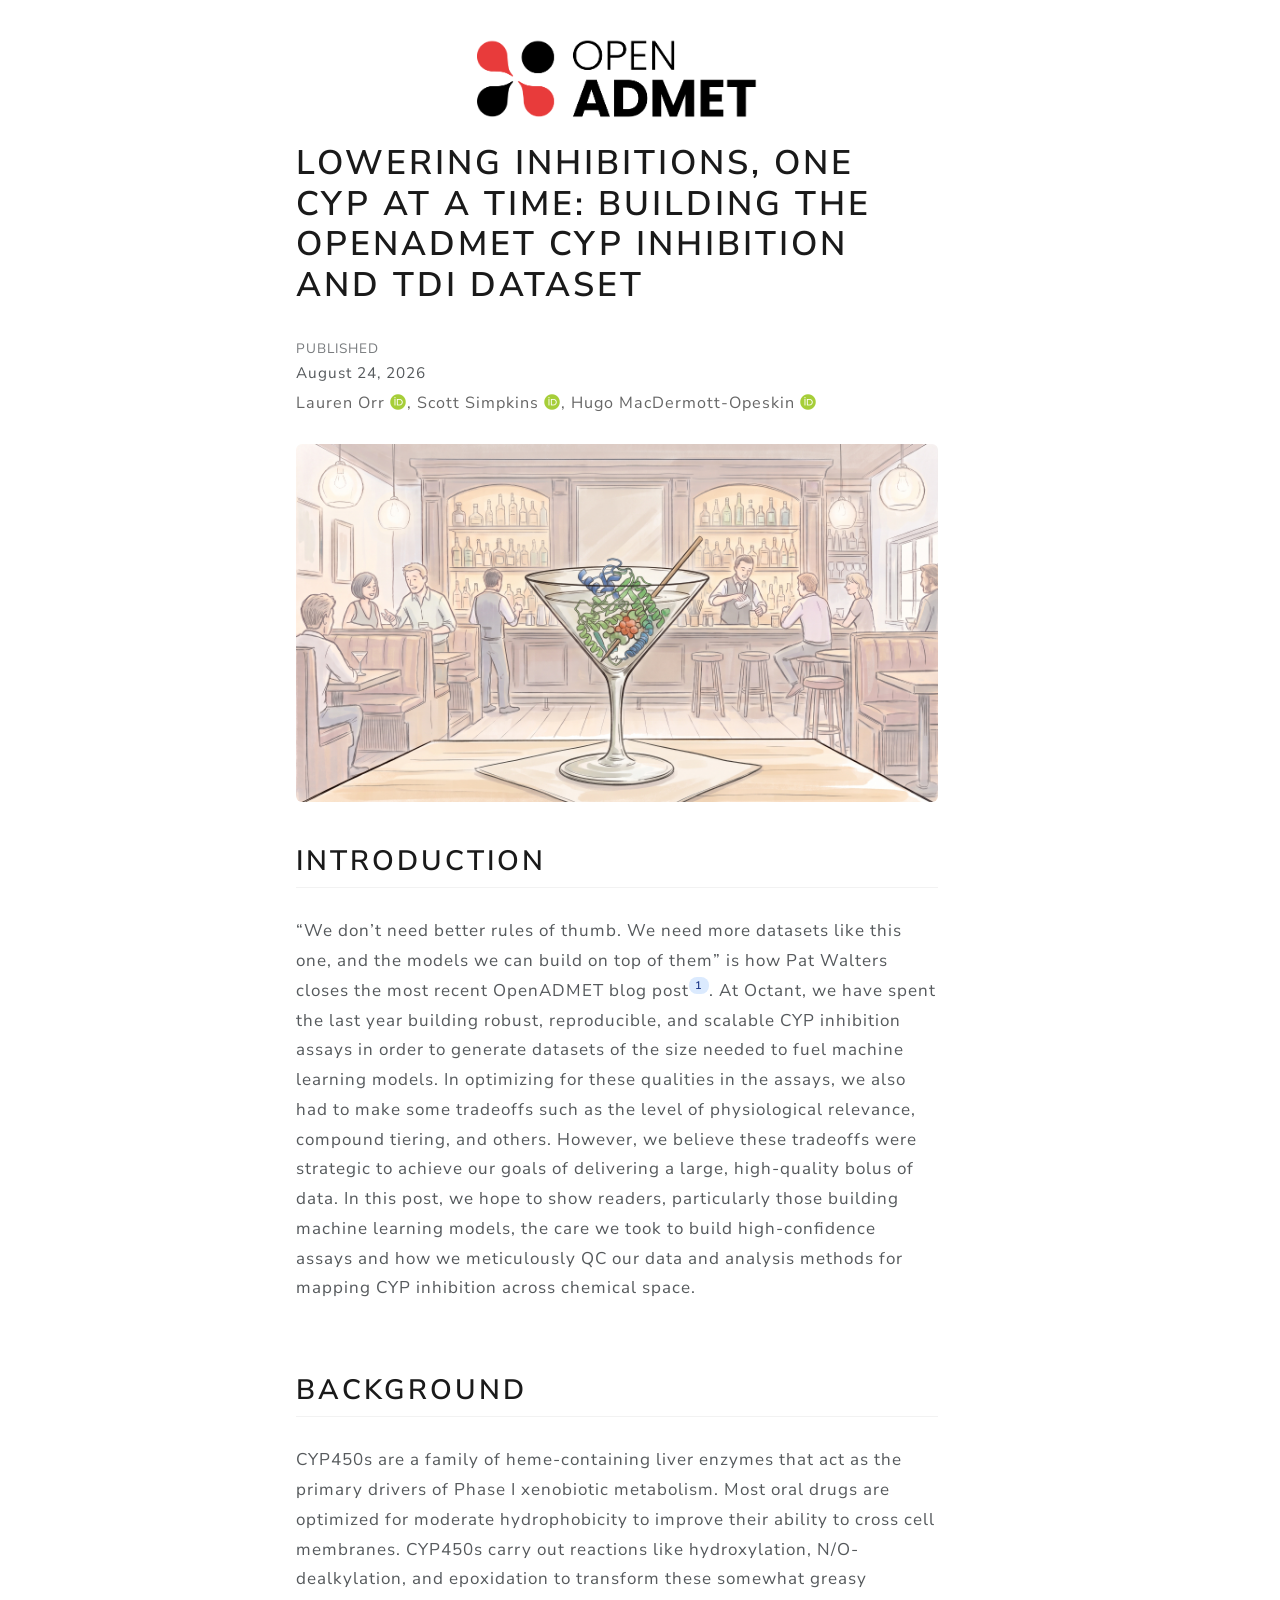
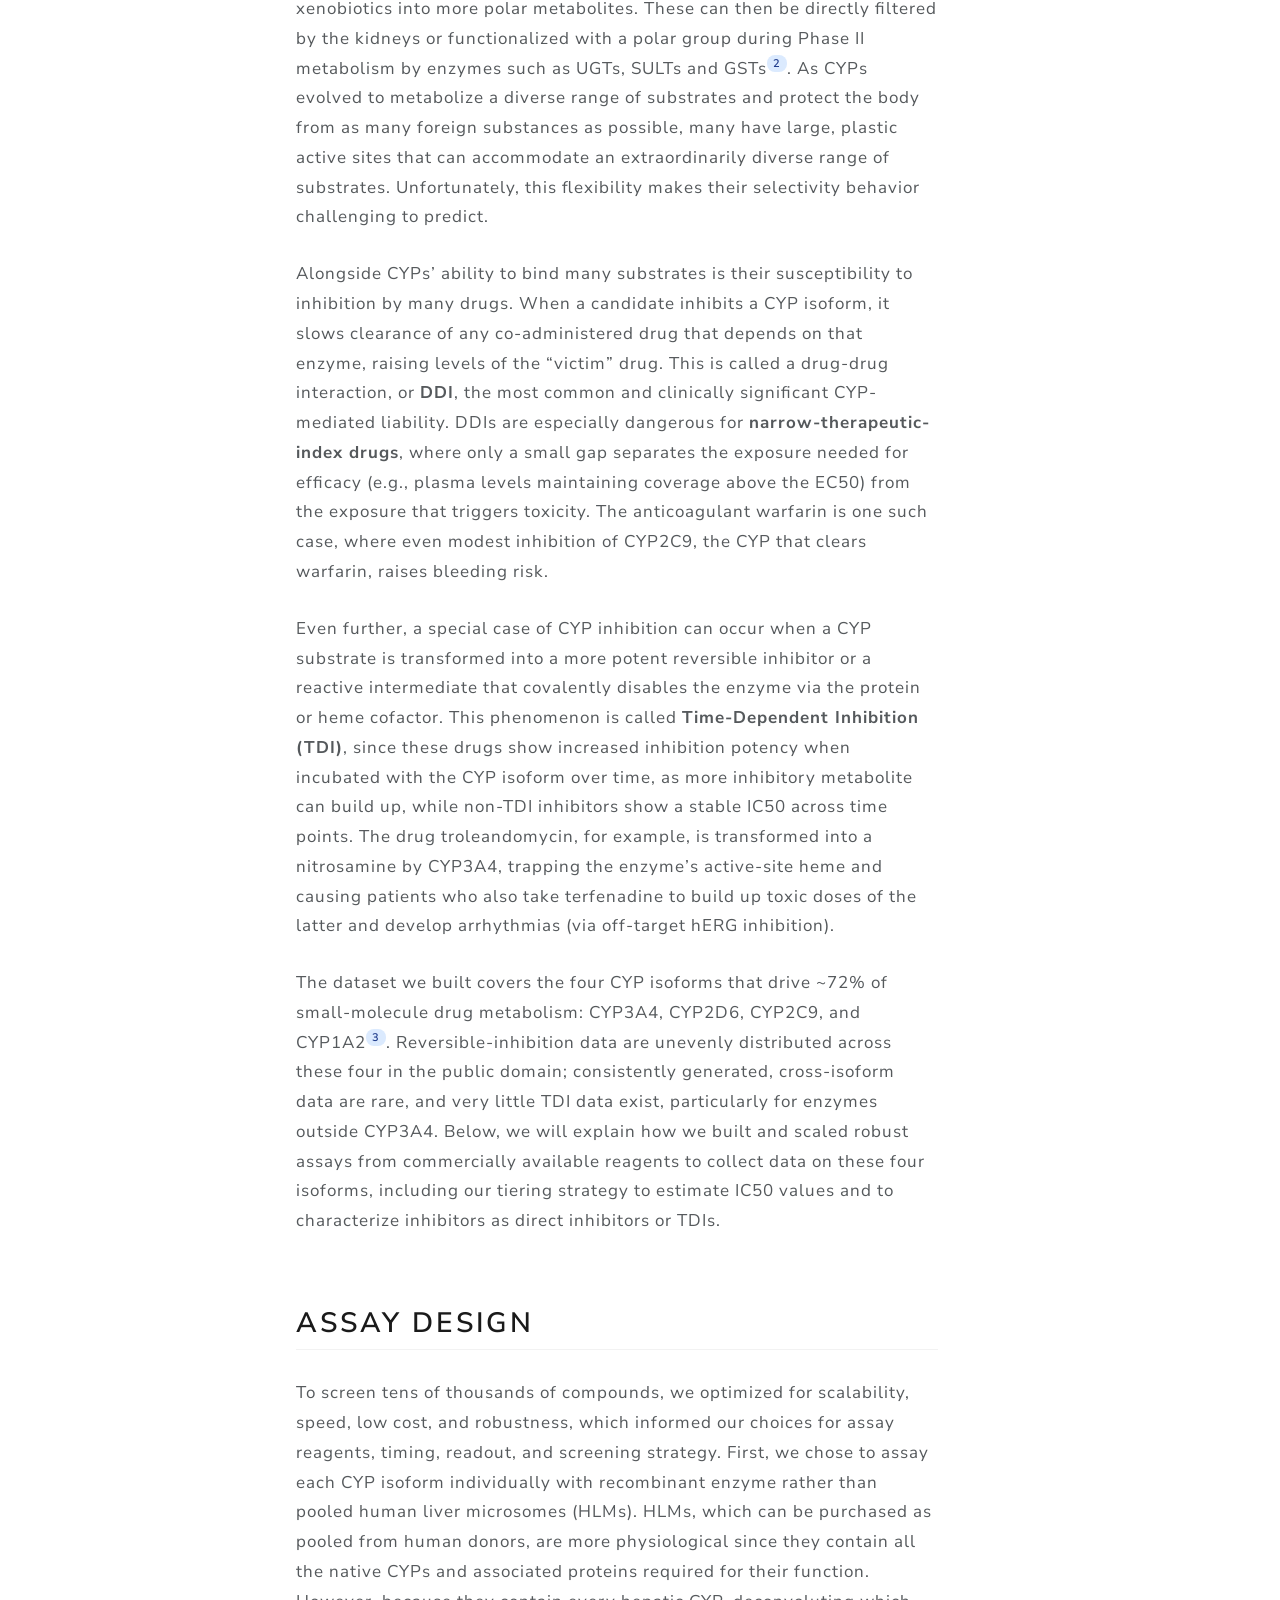
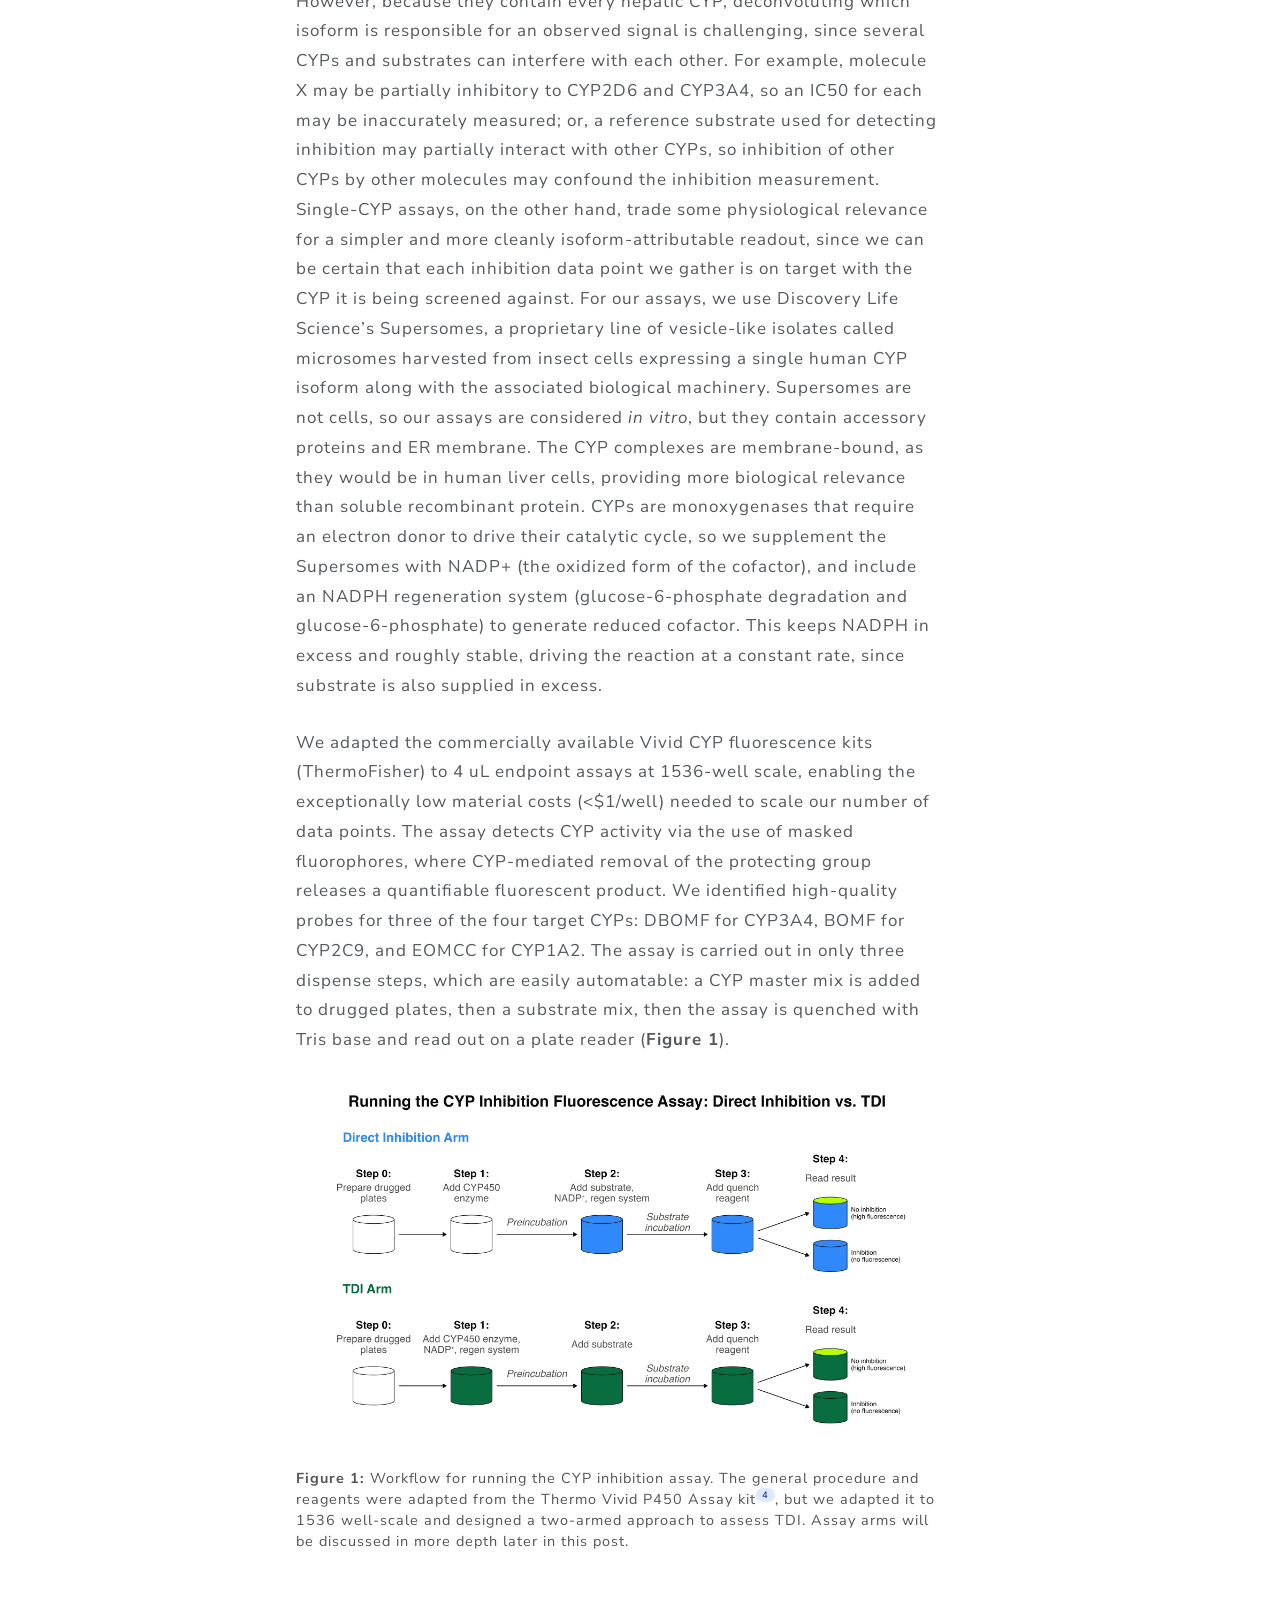
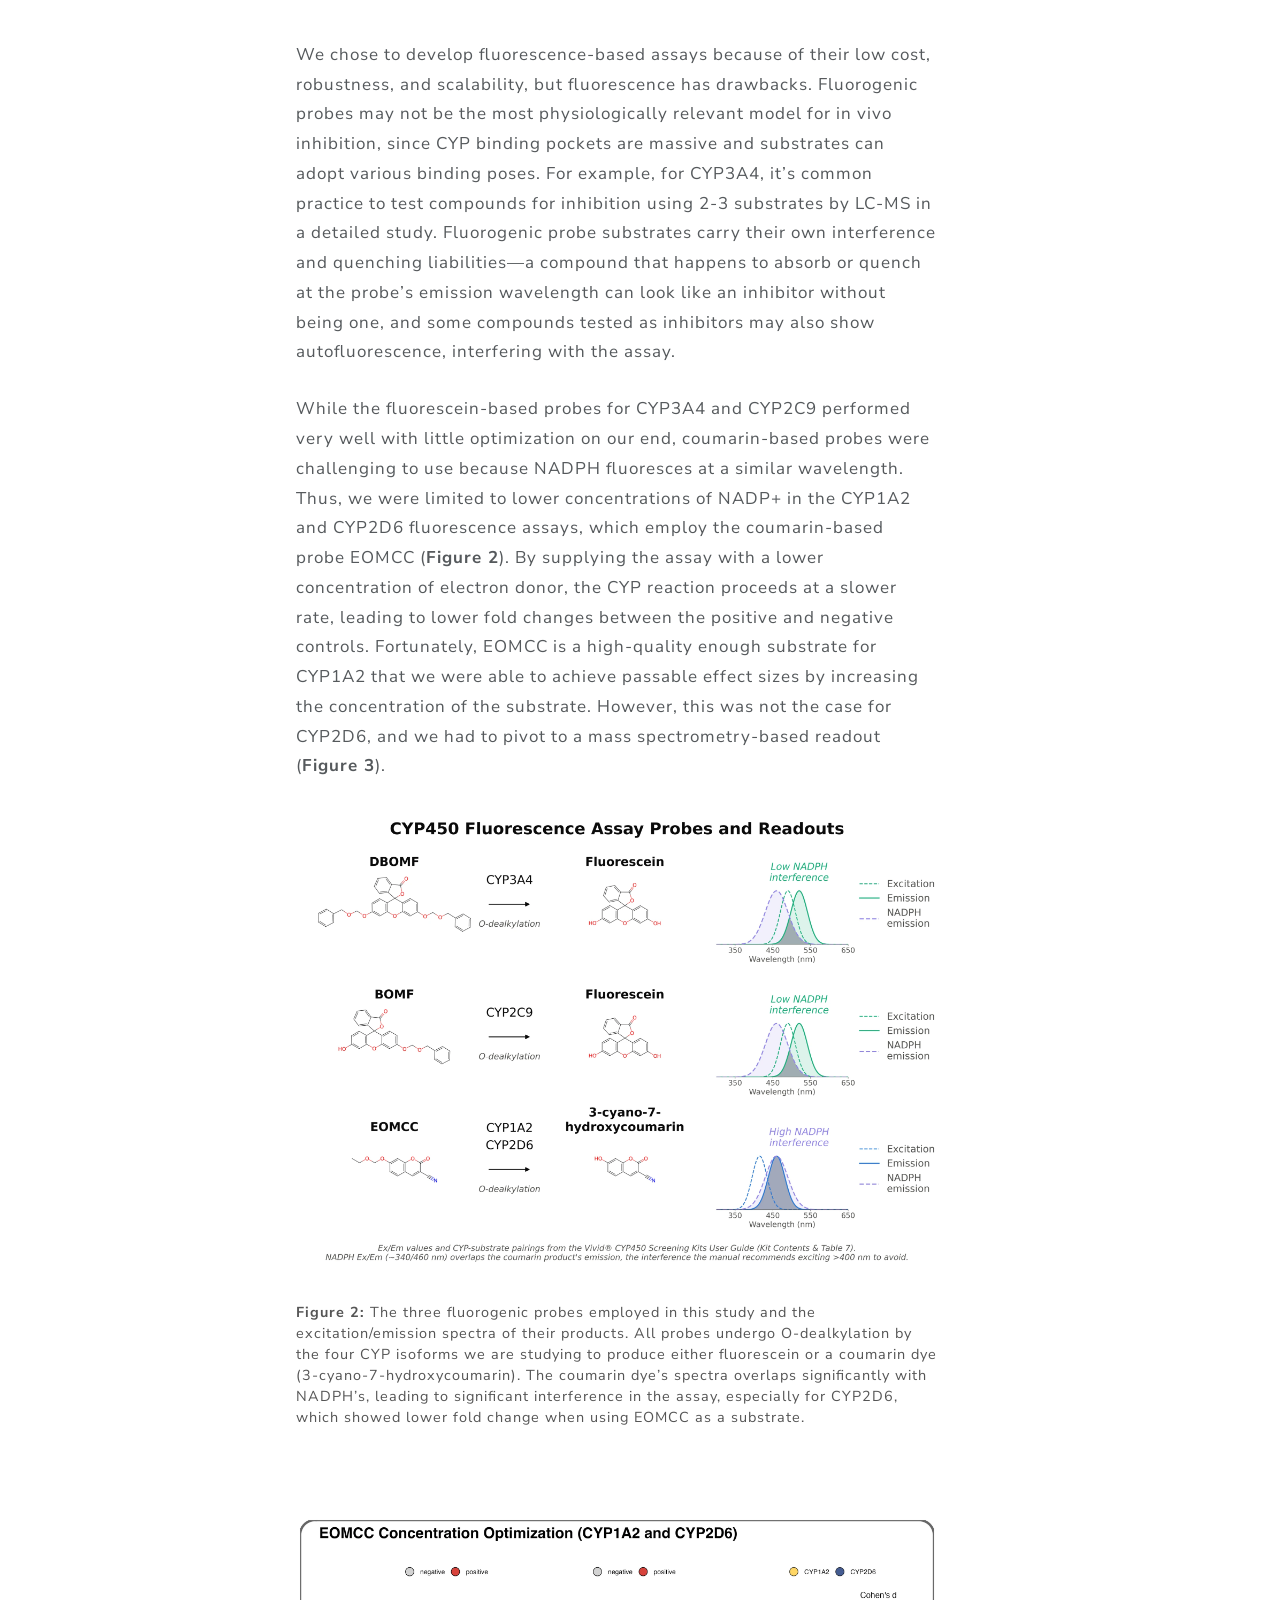
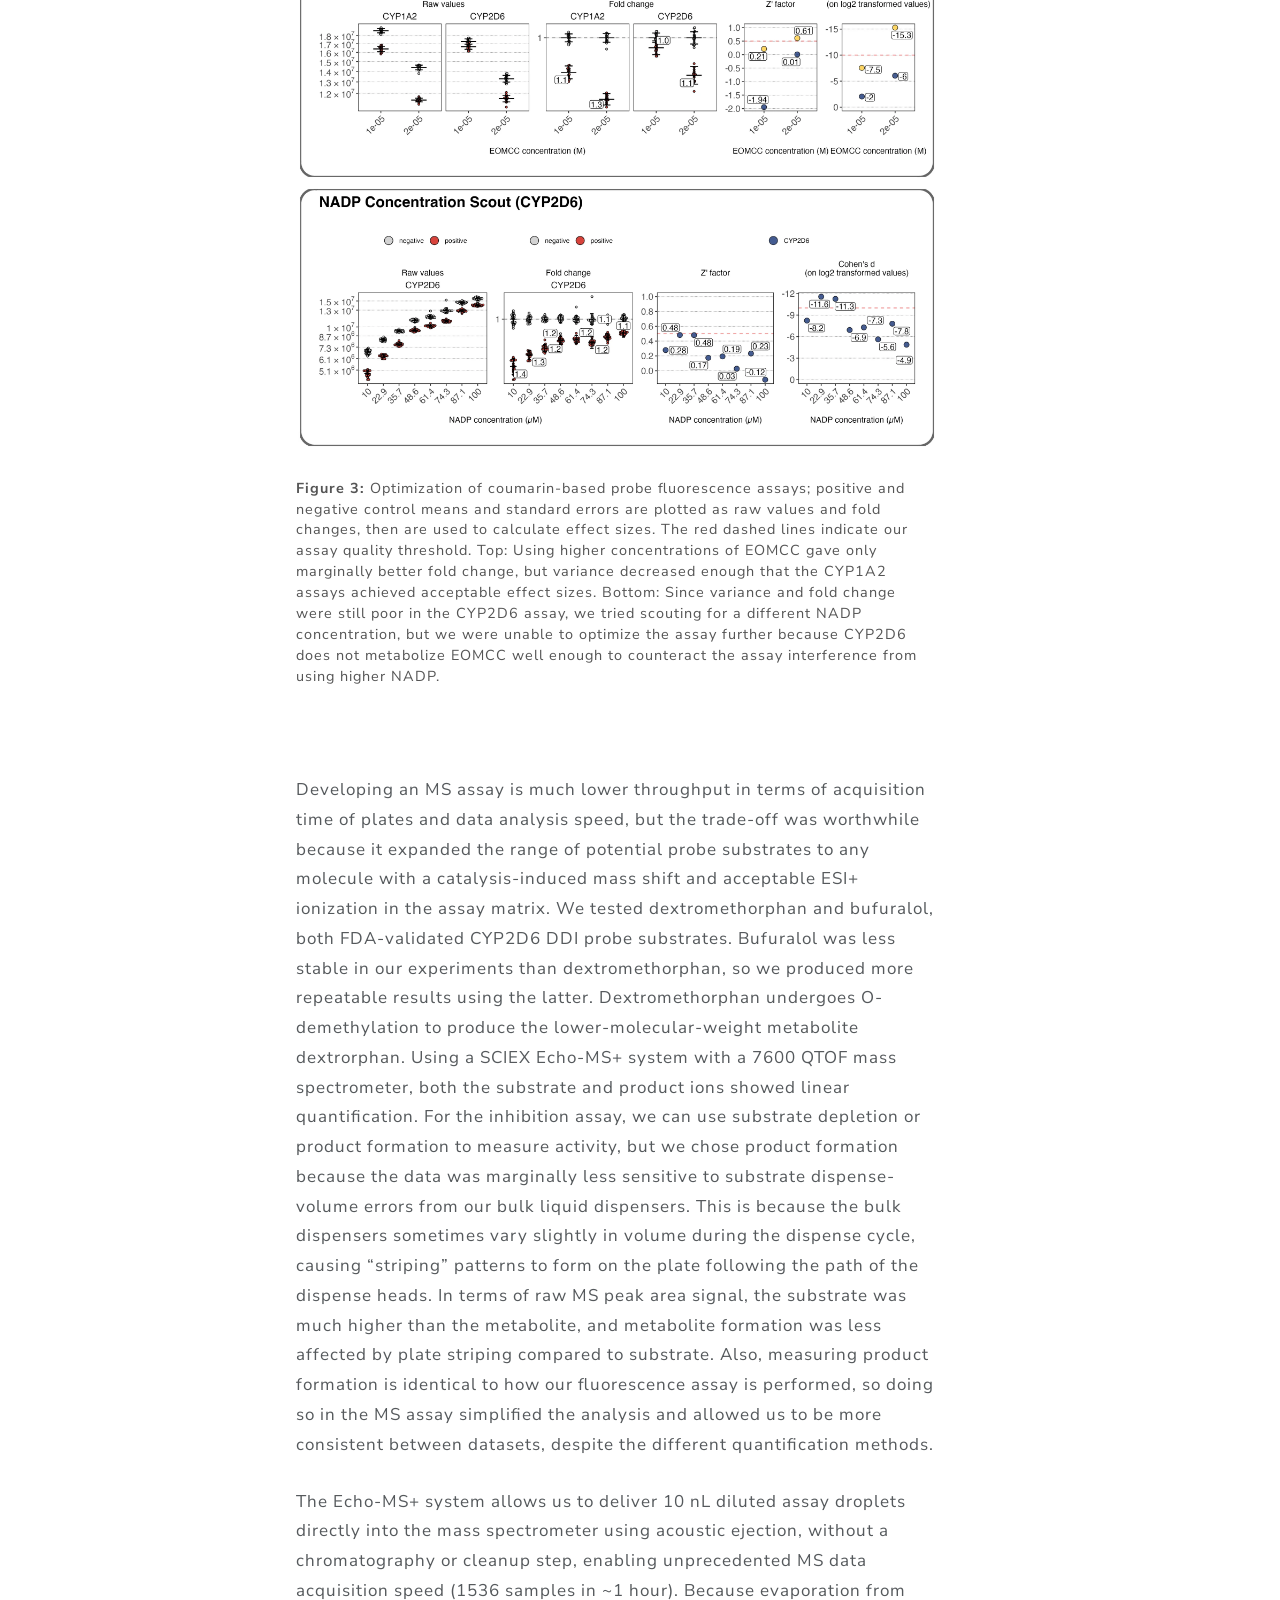
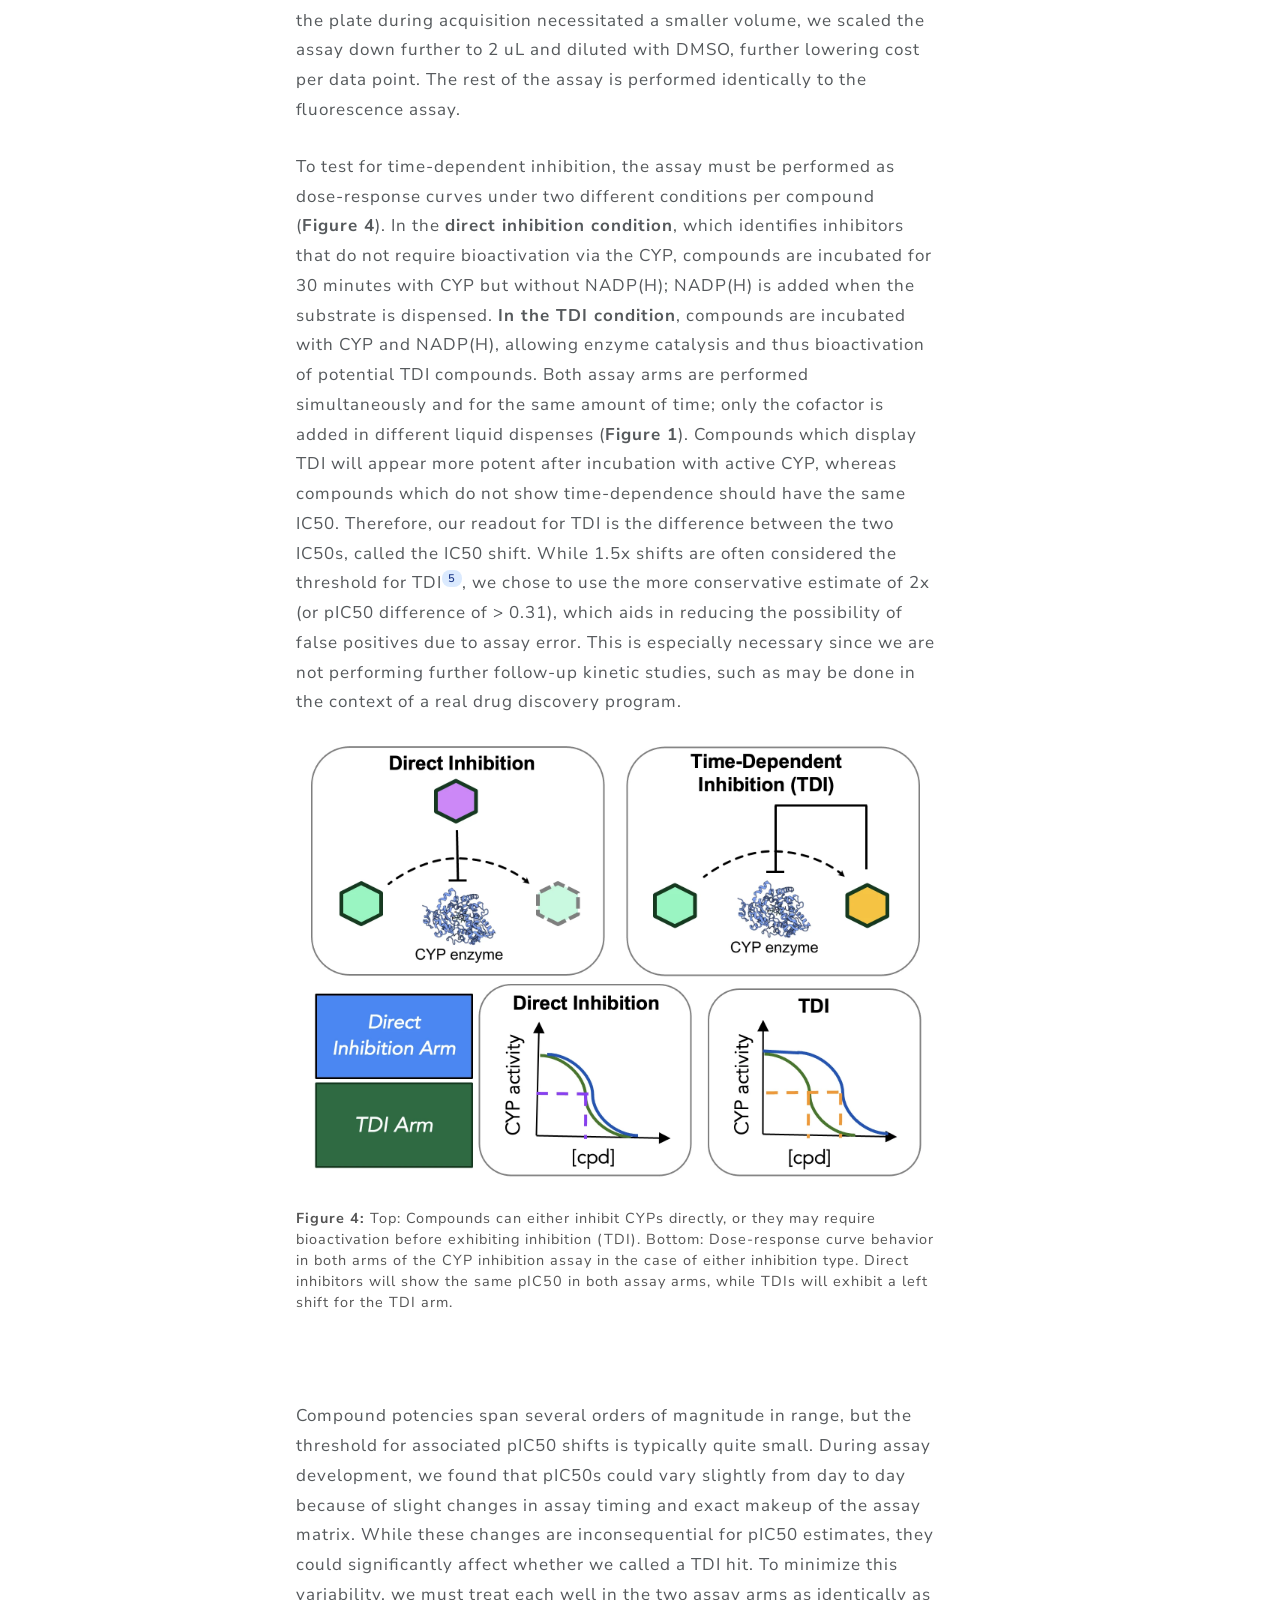
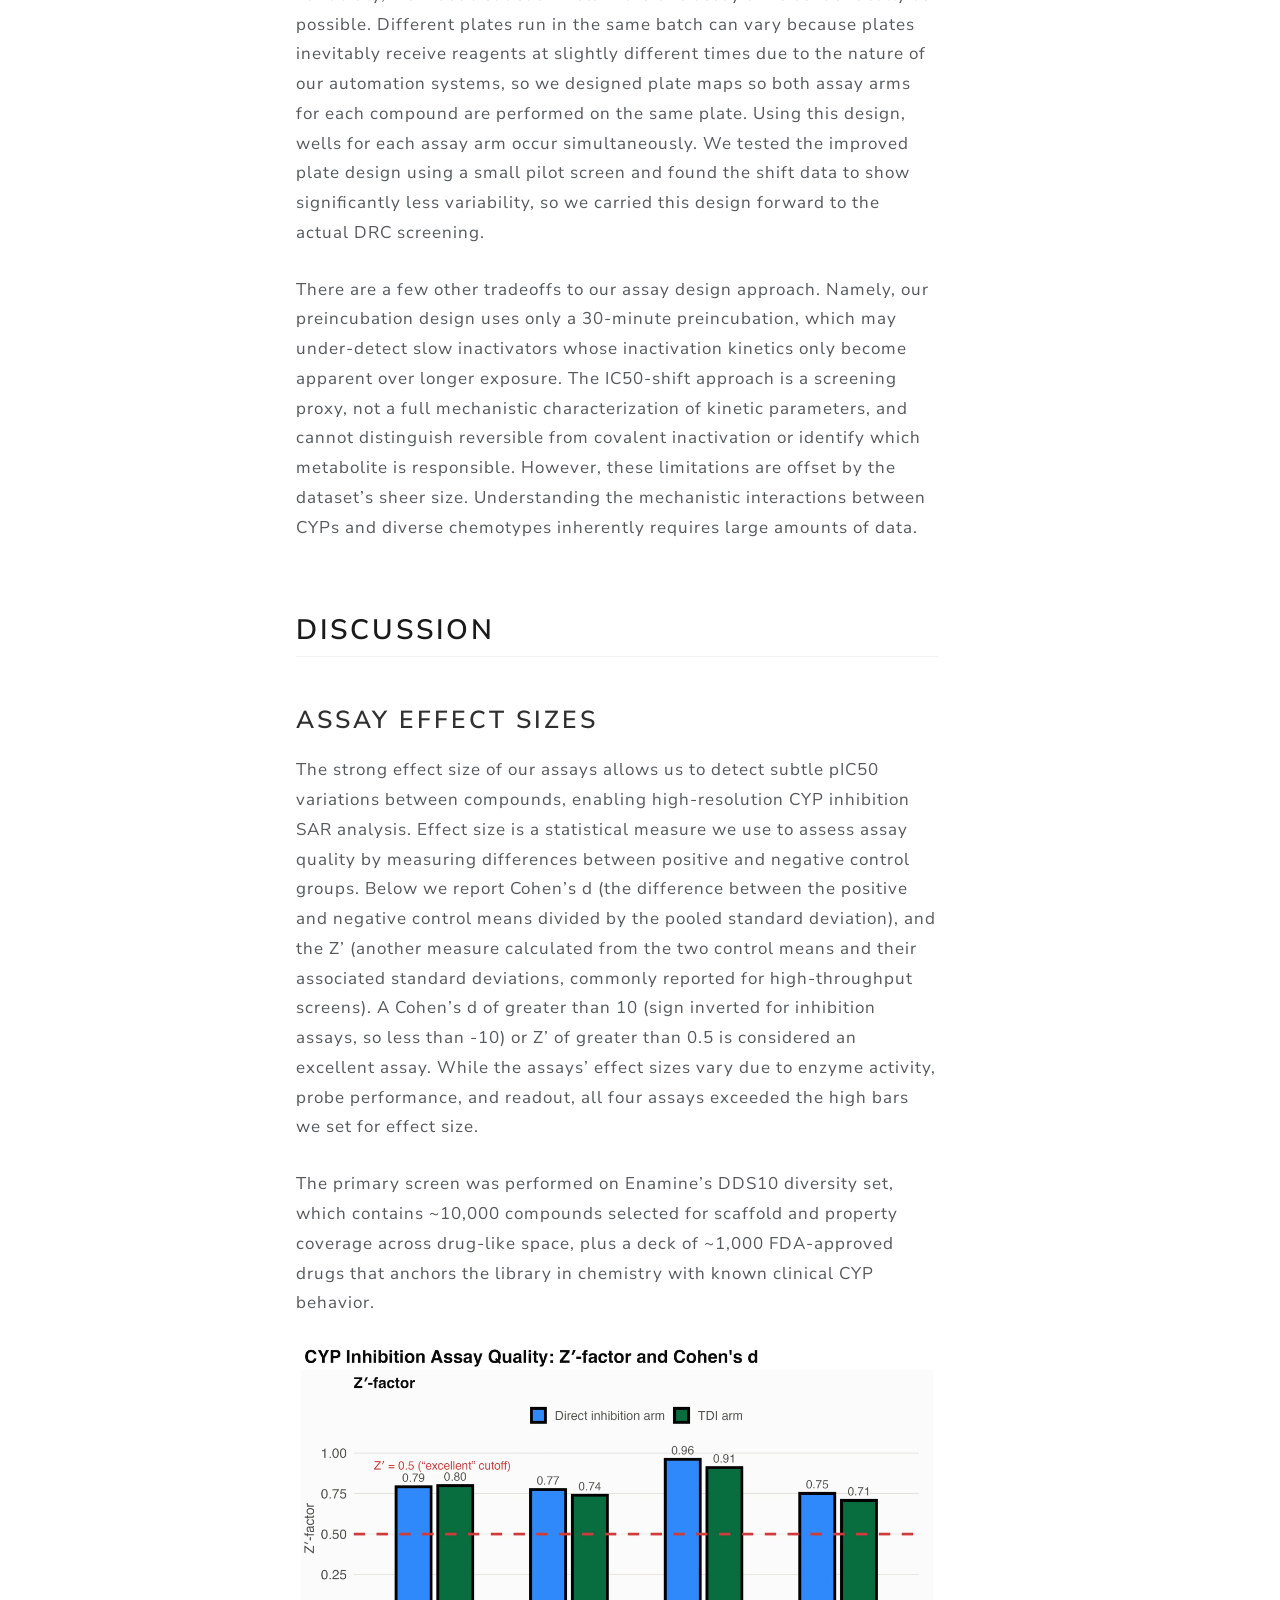
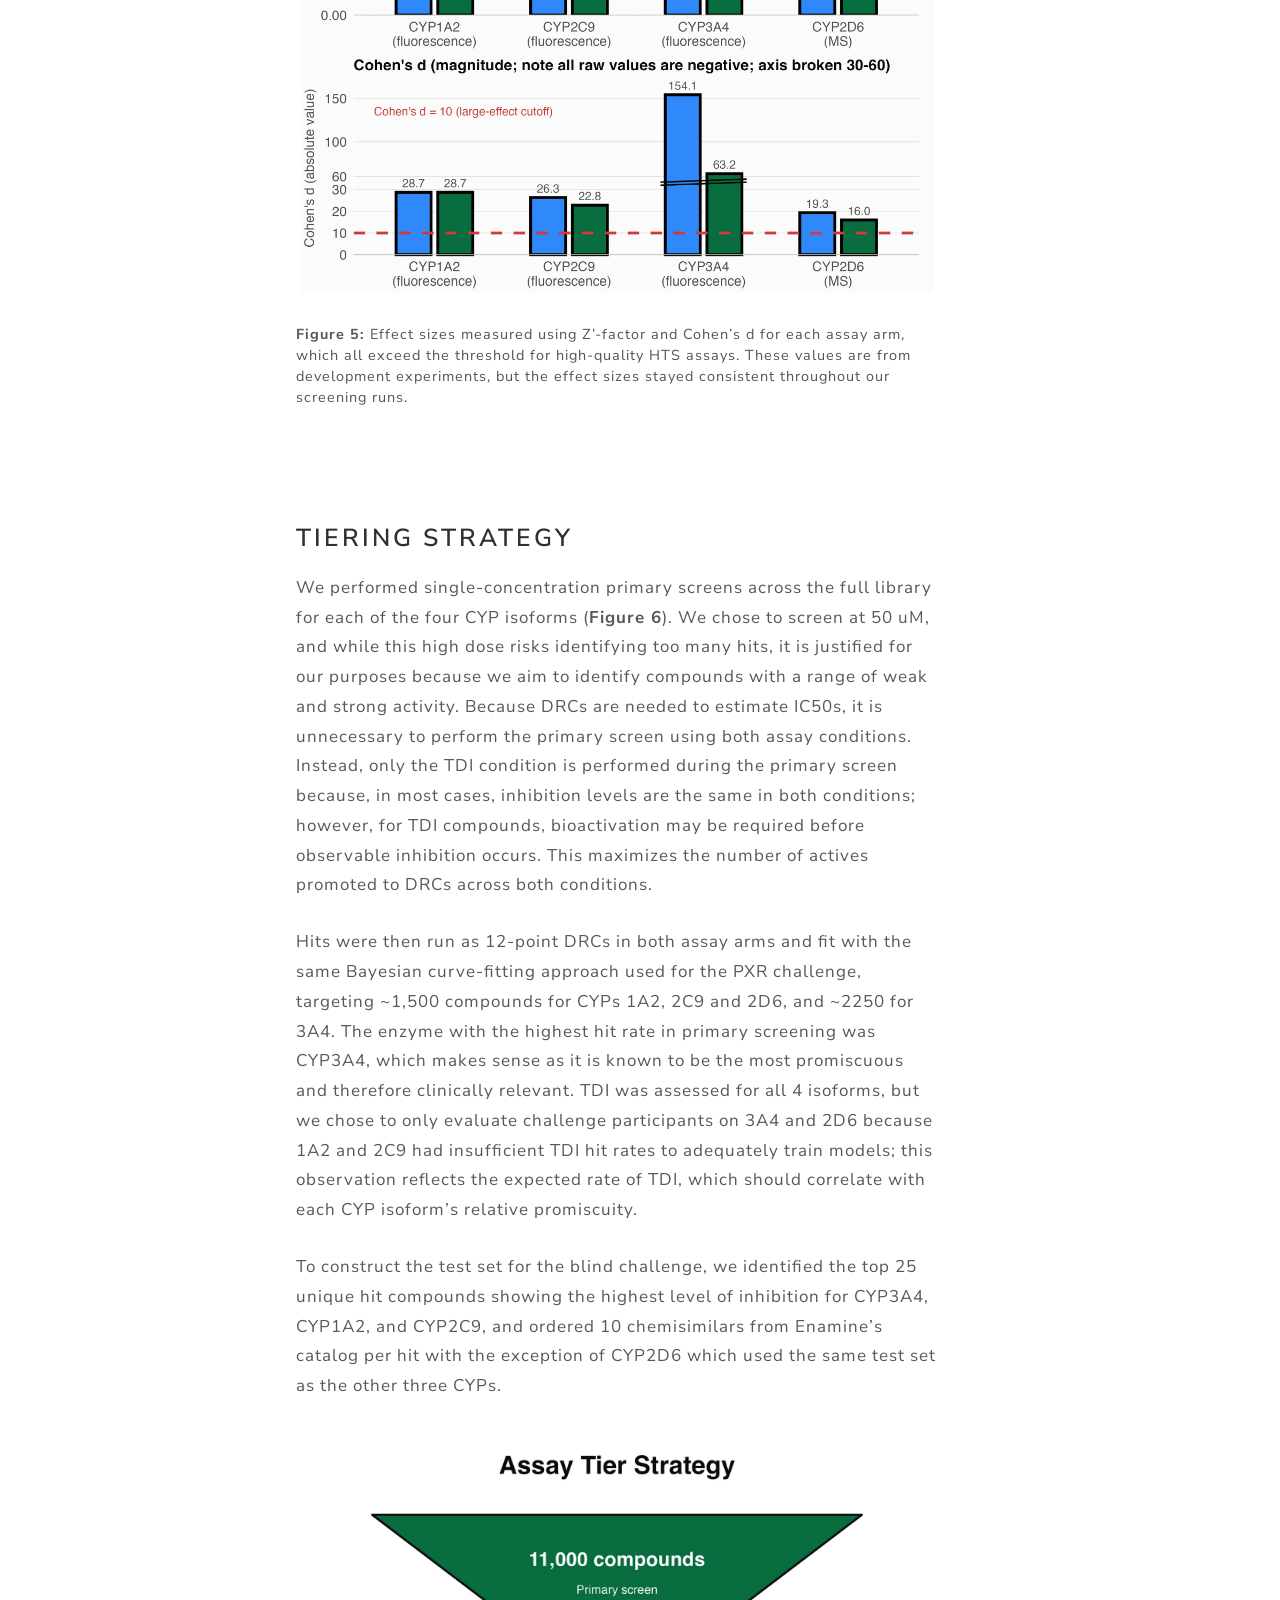
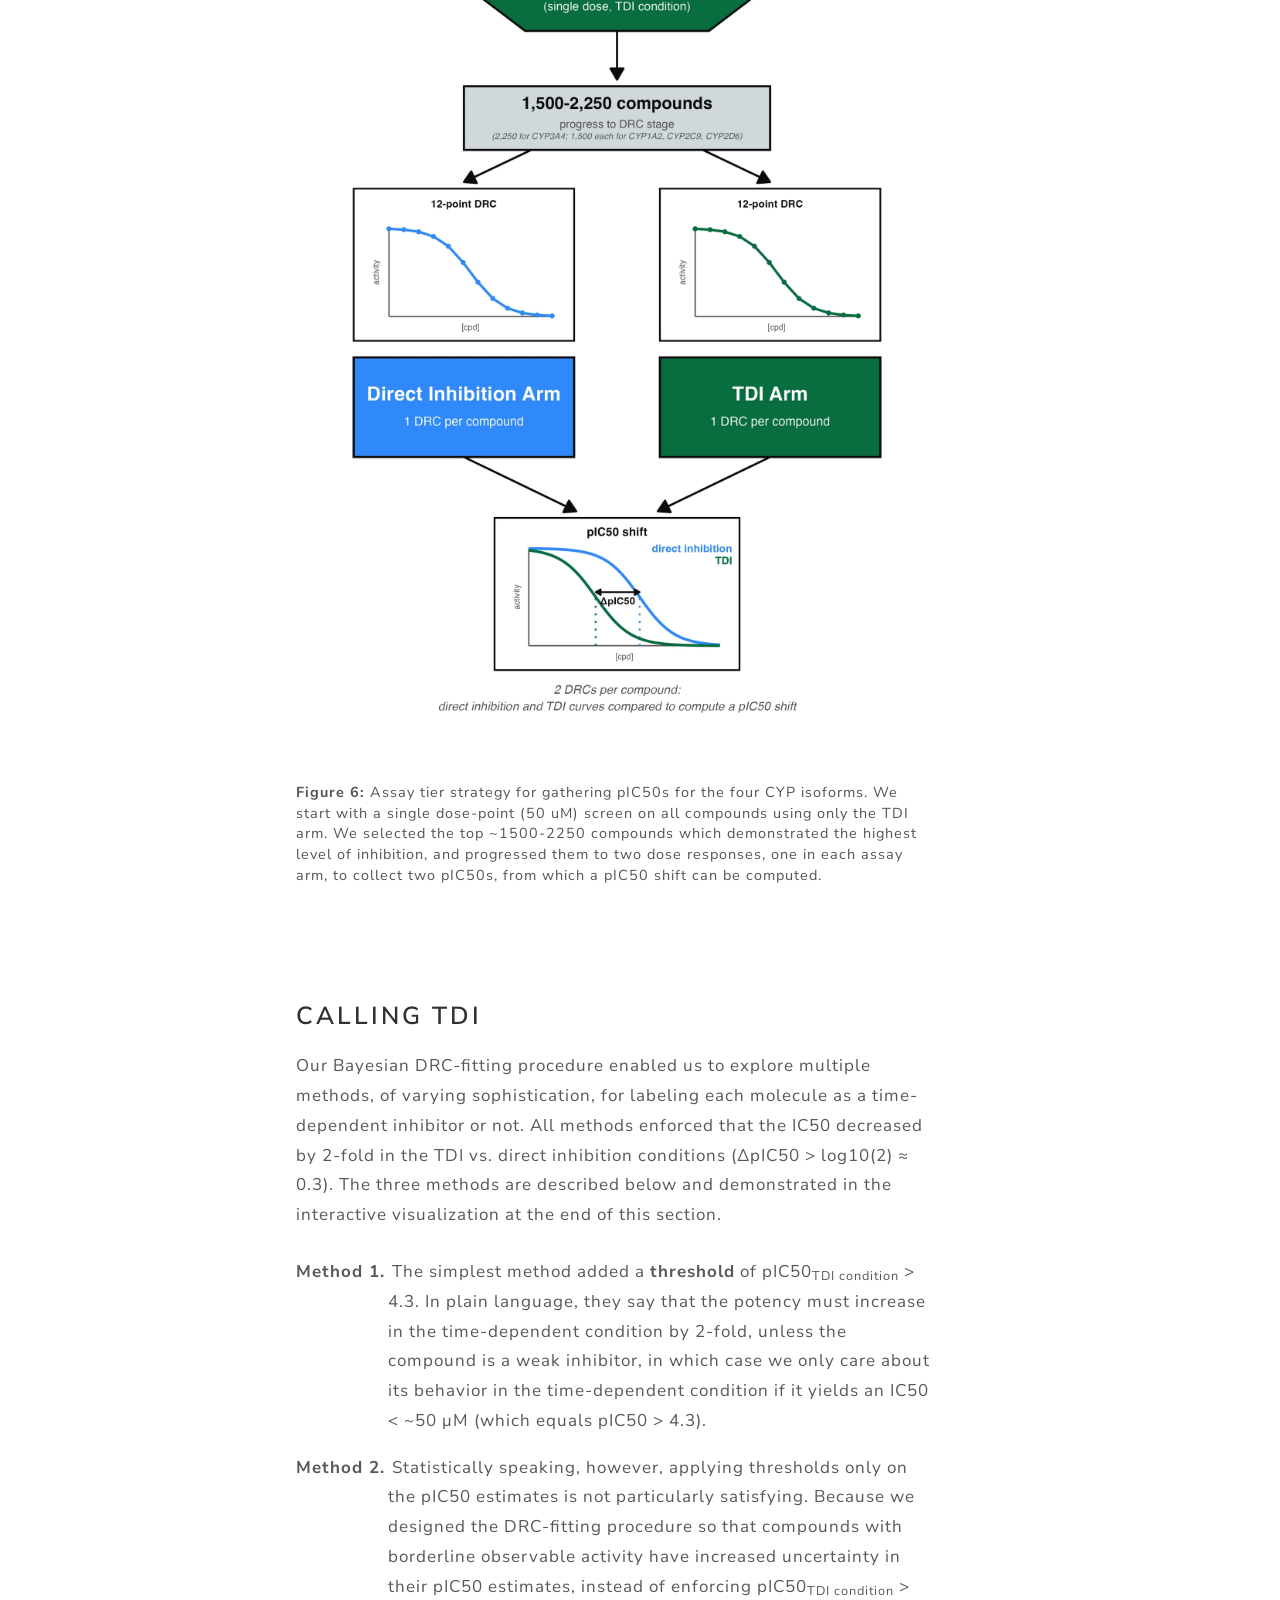
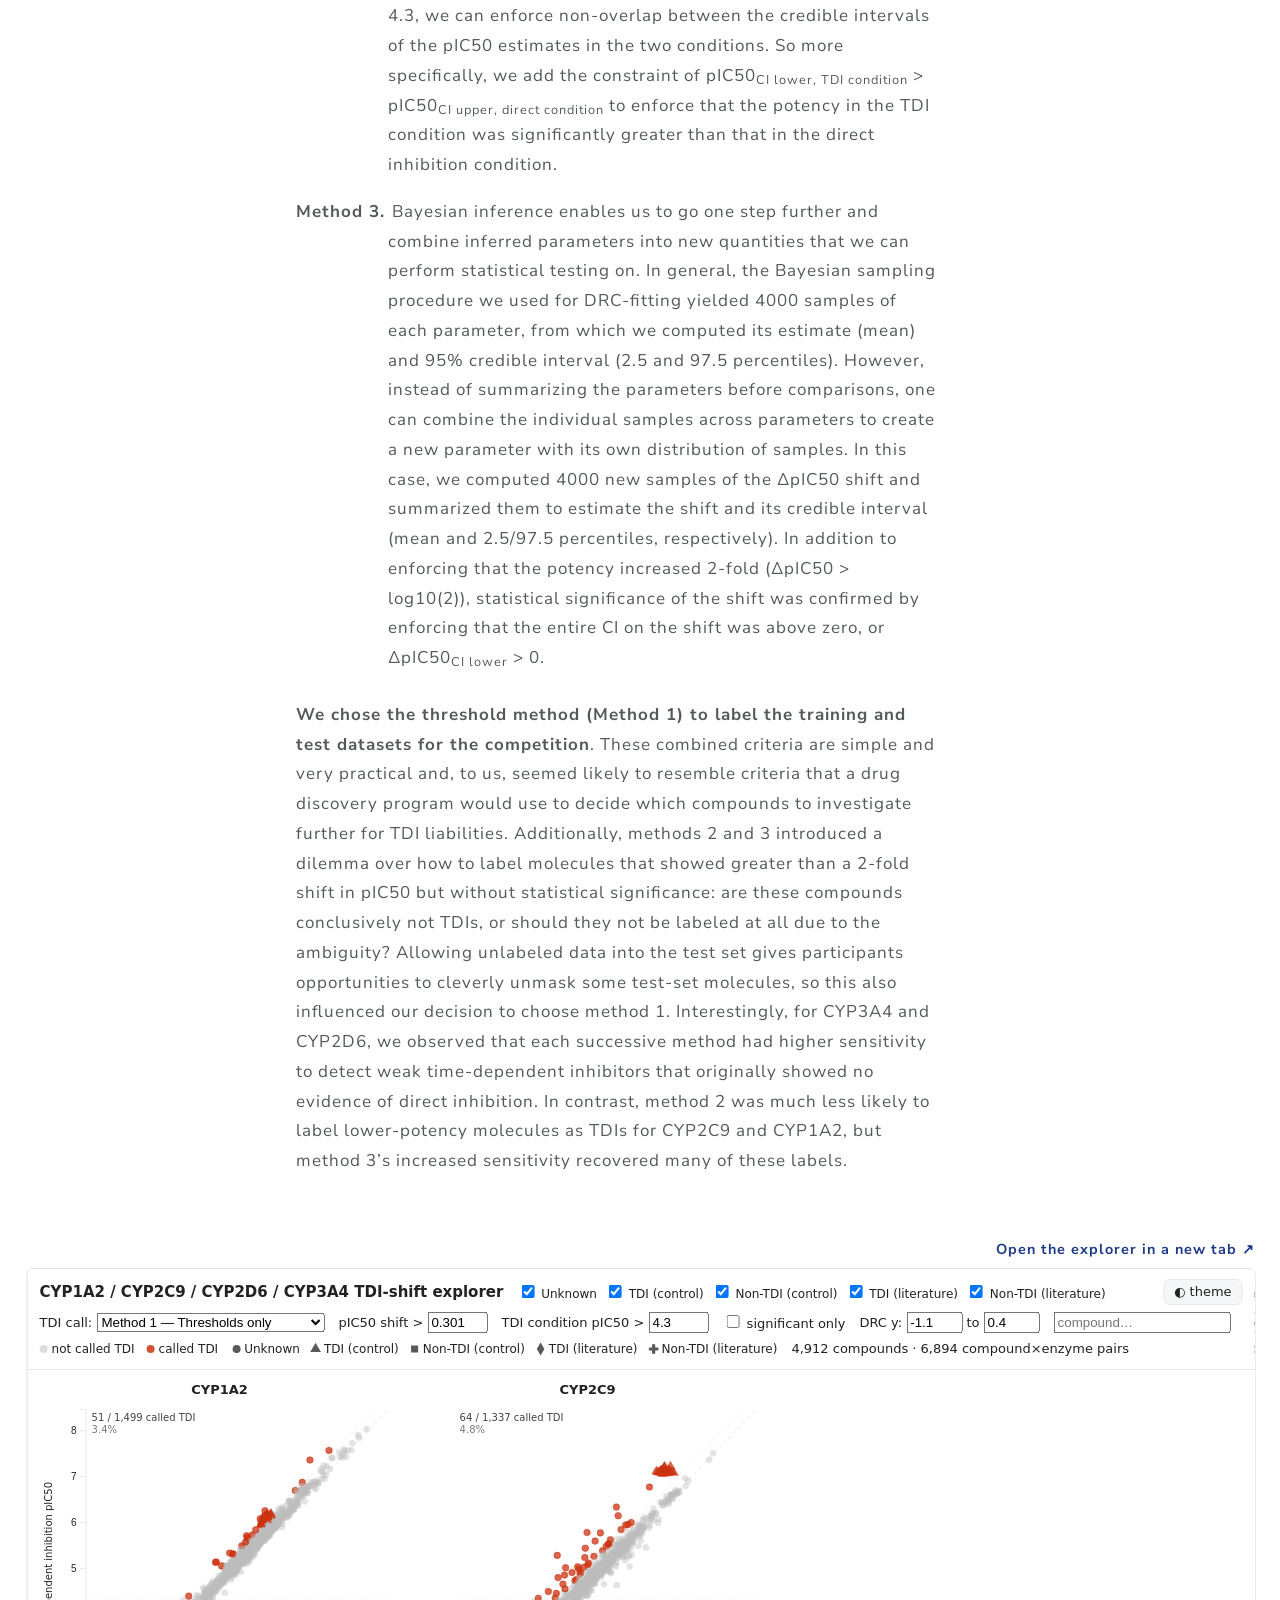
<file: index.html>
<!DOCTYPE html>
<html xmlns="http://www.w3.org/1999/xhtml" lang="en" xml:lang="en"><head>

<meta charset="utf-8">
<meta name="generator" content="quarto-1.10.18">

<meta name="viewport" content="width=device-width, initial-scale=1.0, user-scalable=yes">

<meta name="dcterms.date" content="2026-08-24">

<title>Lowering Inhibitions, One CYP at a Time: Building the OpenADMET CYP Inhibition and TDI Dataset</title>
<style>
/* Default styles provided by pandoc.
** See https://pandoc.org/MANUAL.html#variables-for-html for config info.
*/
span.smallcaps{font-variant: small-caps;}
div.columns{display: flex; gap: 1.5em;}
div.column{flex: auto;}
@media screen {
div.columns{gap: min(4vw, 1.5em);}
div.column{overflow-x: auto;}
}
div.hanging-indent{margin-left: 1.5em; text-indent: -1.5em;}
ul.task-list{list-style: none;}
ul.task-list li input[type="checkbox"] {
  width: 0.8em;
  margin: 0 0.8em 0.2em -1em; /* quarto-specific, see https://github.com/quarto-dev/quarto-cli/issues/4556 */ 
  vertical-align: middle;
}
</style>


<script src="index_files/libs/clipboard/clipboard.min.js"></script>
<script src="index_files/libs/quarto-html/quarto.js" type="module"></script>
<script src="index_files/libs/quarto-html/tabsets/tabsets.js" type="module"></script>
<script src="index_files/libs/quarto-html/popper.min.js"></script>
<script src="index_files/libs/quarto-html/tippy.umd.min.js"></script>
<script src="index_files/libs/quarto-html/anchor.min.js"></script>
<link href="index_files/libs/quarto-html/tippy.css" rel="stylesheet">
<link href="index_files/libs/quarto-html/quarto-syntax-highlighting-64a204ab8560d761af7679ceaba22944.css" rel="stylesheet" id="quarto-text-highlighting-styles">
<script src="index_files/libs/bootstrap/bootstrap.min.js"></script>
<link href="index_files/libs/bootstrap/bootstrap-icons.css" rel="stylesheet">
<link href="index_files/libs/bootstrap/bootstrap-4c060428538837e81f5a9da92aa90426.min.css" rel="stylesheet" append-hash="true" id="quarto-bootstrap" data-mode="light">
<link href="index_files/libs/quarto-contrib/academicons-1.9.4/all.css" rel="stylesheet">
<link href="index_files/libs/quarto-contrib/academicons-1.9.4/size.css" rel="stylesheet">
<script src="index_files/libs/quarto-contrib/glightbox/glightbox.min.js"></script>
<link href="index_files/libs/quarto-contrib/glightbox/glightbox.min.css" rel="stylesheet">
<link href="index_files/libs/quarto-contrib/glightbox/lightbox.css" rel="stylesheet">
<style>html{ scroll-behavior: smooth; }</style>
<meta property="og:title" content="Lowering Inhibitions, One CYP at a Time">
<meta property="og:description" content="How we built the OpenADMET CYP inhibition and time-dependent inhibition dataset across CYP1A2, CYP2C9, CYP2D6 and CYP3A4.">
<meta property="og:image" content="https://openadmet.github.io/octant-cyp-inhib-blog-post/post/assets/title-image.jpeg">
<meta property="og:url" content="https://openadmet.github.io/octant-cyp-inhib-blog-post/">
<meta property="og:type" content="article">
<meta name="twitter:card" content="summary_large_image">
<meta name="twitter:title" content="Lowering Inhibitions, One CYP at a Time">
<meta name="twitter:description" content="How we built the OpenADMET CYP inhibition and time-dependent inhibition dataset across CYP1A2, CYP2C9, CYP2D6 and CYP3A4.">
<meta name="twitter:image" content="https://openadmet.github.io/octant-cyp-inhib-blog-post/post/assets/title-image.jpeg">


</head>

<body class="quarto-light">

<div id="quarto-content" class="page-columns page-rows-contents page-layout-article toc-left">
<div id="quarto-sidebar-toc-left" class="sidebar toc-left">
  <nav id="TOC" role="doc-toc" class="toc-active" data-toc-expanded="2">
    <h2 id="toc-title">Table of contents</h2>
   
  <ul>
  <li><a href="#introduction" id="toc-introduction" class="nav-link active" data-scroll-target="#introduction">Introduction</a></li>
  <li><a href="#background" id="toc-background" class="nav-link" data-scroll-target="#background">Background</a></li>
  <li><a href="#assay-design" id="toc-assay-design" class="nav-link" data-scroll-target="#assay-design">Assay Design</a>
  <ul>
  <li><a href="#figure-1-assay-workflow" id="toc-figure-1-assay-workflow" class="nav-link" data-scroll-target="#figure-1-assay-workflow">Figure 1: Assay workflow</a></li>
  <li><a href="#figure-2-fluorogenic-probes-and-spectra" id="toc-figure-2-fluorogenic-probes-and-spectra" class="nav-link" data-scroll-target="#figure-2-fluorogenic-probes-and-spectra">Figure 2: Fluorogenic probes and spectra</a></li>
  <li><a href="#figure-3-coumarin-probe-optimization" id="toc-figure-3-coumarin-probe-optimization" class="nav-link" data-scroll-target="#figure-3-coumarin-probe-optimization">Figure 3: Coumarin probe optimization</a></li>
  <li><a href="#figure-4-direct-vs.-time-dependent-inhibition" id="toc-figure-4-direct-vs.-time-dependent-inhibition" class="nav-link" data-scroll-target="#figure-4-direct-vs.-time-dependent-inhibition">Figure 4: Direct vs.&nbsp;time-dependent inhibition</a></li>
  </ul></li>
  <li><a href="#discussion" id="toc-discussion" class="nav-link" data-scroll-target="#discussion">Discussion</a>
  <ul>
  <li><a href="#assay-effect-sizes" id="toc-assay-effect-sizes" class="nav-link" data-scroll-target="#assay-effect-sizes">Assay Effect Sizes</a>
  <ul class="collapse">
  <li><a href="#figure-5-assay-effect-sizes" id="toc-figure-5-assay-effect-sizes" class="nav-link" data-scroll-target="#figure-5-assay-effect-sizes">Figure 5: Assay effect sizes</a></li>
  </ul></li>
  <li><a href="#tiering-strategy" id="toc-tiering-strategy" class="nav-link" data-scroll-target="#tiering-strategy">Tiering strategy</a>
  <ul class="collapse">
  <li><a href="#figure-6-tiering-strategy" id="toc-figure-6-tiering-strategy" class="nav-link" data-scroll-target="#figure-6-tiering-strategy">Figure 6: Tiering strategy</a></li>
  </ul></li>
  <li><a href="#calling-tdi" id="toc-calling-tdi" class="nav-link" data-scroll-target="#calling-tdi">Calling TDI</a>
  <ul class="collapse">
  <li><a href="#figure-7-tdi-shift-explorer" id="toc-figure-7-tdi-shift-explorer" class="nav-link" data-scroll-target="#figure-7-tdi-shift-explorer">Figure 7: TDI-shift explorer</a></li>
  </ul></li>
  </ul></li>
  <li><a href="#conclusion" id="toc-conclusion" class="nav-link" data-scroll-target="#conclusion">Conclusion</a></li>
  <li><a href="#references" id="toc-references" class="nav-link" data-scroll-target="#references">References</a></li>
  <li><a href="#acknowledgements" id="toc-acknowledgements" class="nav-link" data-scroll-target="#acknowledgements">Acknowledgements</a></li>
  <li><a href="#code-and-data-availability" id="toc-code-and-data-availability" class="nav-link" data-scroll-target="#code-and-data-availability">Code and Data Availability</a></li>
  </ul>
</nav>
</div>
<div id="quarto-margin-sidebar" class="sidebar margin-sidebar zindex-bottom">
</div>
<main class="content" id="quarto-document-content">
<div class="progress-header">
  <a href="https://openadmet.ghost.io/"><img src="post/assets/openadmet-logo.png" alt="OpenADMET" class="progress-header-logo"></a>
  <span class="progress-header-title">Lowering Inhibitions, One CYP at a Time</span>
  <div class="reading-progress-track"><div class="reading-progress-fill"></div></div>
</div>
<a href="https://openadmet.ghost.io/"><img src="post/assets/openadmet-logo.png" alt="OpenADMET logo" class="header-logo"></a>

<header id="title-block-header" class="quarto-title-block default">
<div class="quarto-title">
<h1 class="title">Lowering Inhibitions, One CYP at a Time: Building the OpenADMET CYP Inhibition and TDI Dataset</h1>
</div>



<div class="quarto-title-meta">

    
    <div>
    <div class="quarto-title-meta-heading">Published</div>
    <div class="quarto-title-meta-contents">
      <p class="date">August 24, 2026</p>
    </div>
  </div>
  
    
  </div>
  


</header>


<div class="doc-authors">
<p>Lauren Orr <a href="https://orcid.org/0009-0003-4326-5789"><i class="ai  ai-orcid" style="color:#a6ce39" aria-label="orcid"></i></a>, Scott Simpkins <a href="https://orcid.org/0000-0002-5997-2838"><i class="ai  ai-orcid" style="color:#a6ce39" aria-label="orcid"></i></a>, Hugo MacDermott-Opeskin <a href="https://orcid.org/0000-0002-7393-7457"><i class="ai  ai-orcid" style="color:#a6ce39" aria-label="orcid"></i></a></p>
</div>
<div class="title-image">
<p><img src="post/assets/title-image.jpeg" alt="Just a CYP might lower your inhibitions..."></p>
</div>
<section id="introduction" class="level2">
<h2 class="anchored" data-anchor-id="introduction">Introduction</h2>
<p>“We don’t need better rules of thumb. We need more datasets like this one, and the models we can build on top of them” is how Pat Walters closes the most recent OpenADMET blog post<a href="#ref-1" class="cite-tip" data-tooltip="Walters, P. (2026). Do Our CYP Structural Alerts Actually Work? OpenADMET.">1</a>. At Octant, we have spent the last year building robust, reproducible, and scalable CYP inhibition assays in order to generate datasets of the size needed to fuel machine learning models. In optimizing for these qualities in the assays, we also had to make some tradeoffs such as the level of physiological relevance, compound tiering, and others. However, we believe these tradeoffs were strategic to achieve our goals of delivering a large, high-quality bolus of data. In this post, we hope to show readers, particularly those building machine learning models, the care we took to build high-confidence assays and how we meticulously QC our data and analysis methods for mapping CYP inhibition across chemical space.</p>
</section>
<section id="background" class="level2">
<h2 class="anchored" data-anchor-id="background">Background</h2>
<p>CYP450s are a family of heme-containing liver enzymes that act as the primary drivers of Phase I xenobiotic metabolism. Most oral drugs are optimized for moderate hydrophobicity to improve their ability to cross cell membranes. CYP450s carry out reactions like hydroxylation, N/O-dealkylation, and epoxidation to transform these somewhat greasy xenobiotics into more polar metabolites. These can then be directly filtered by the kidneys or functionalized with a polar group during Phase II metabolism by enzymes such as UGTs, SULTs and GSTs<a href="#ref-2" class="cite-tip" data-tooltip="Zhao, M.; Ma, J.; Li, M. et al. (2021). Cytochrome P450 Enzymes and Drug Metabolism in Humans. International Journal of Molecular Sciences.">2</a>. As CYPs evolved to metabolize a diverse range of substrates and protect the body from as many foreign substances as possible, many have large, plastic active sites that can accommodate an extraordinarily diverse range of substrates. Unfortunately, this flexibility makes their selectivity behavior challenging to predict.</p>
<p>Alongside CYPs’ ability to bind many substrates is their susceptibility to inhibition by many drugs. When a candidate inhibits a CYP isoform, it slows clearance of any co-administered drug that depends on that enzyme, raising levels of the “victim” drug. This is called a drug-drug interaction, or <strong>DDI</strong>, the most common and clinically significant CYP-mediated liability. DDIs are especially dangerous for <strong>narrow-therapeutic-index drugs</strong>, where only a small gap separates the exposure needed for efficacy (e.g., plasma levels maintaining coverage above the EC50) from the exposure that triggers toxicity. The anticoagulant warfarin is one such case, where even modest inhibition of CYP2C9, the CYP that clears warfarin, raises bleeding risk.</p>
<p>Even further, a special case of CYP inhibition can occur when a CYP substrate is transformed into a more potent reversible inhibitor or a reactive intermediate that covalently disables the enzyme via the protein or heme cofactor. This phenomenon is called <strong>Time-Dependent Inhibition (TDI)</strong>, since these drugs show increased inhibition potency when incubated with the CYP isoform over time, as more inhibitory metabolite can build up, while non-TDI inhibitors show a stable IC50 across time points. The drug troleandomycin, for example, is transformed into a nitrosamine by CYP3A4, trapping the enzyme’s active-site heme and causing patients who also take terfenadine to build up toxic doses of the latter and develop arrhythmias (via off-target hERG inhibition).</p>
<p>The dataset we built covers the four CYP isoforms that drive ~72% of small-molecule drug metabolism: CYP3A4, CYP2D6, CYP2C9, and CYP1A2<a href="#ref-3" class="cite-tip" data-tooltip="Zanger, U. M.; Schwab, M. (2013). Cytochrome P450 enzymes in drug metabolism: regulation of gene expression, enzyme activities, and impact of genetic variation. Pharmacology &amp; Therapeutics.">3</a>. Reversible-inhibition data are unevenly distributed across these four in the public domain; consistently generated, cross-isoform data are rare, and very little TDI data exist, particularly for enzymes outside CYP3A4. Below, we will explain how we built and scaled robust assays from commercially available reagents to collect data on these four isoforms, including our tiering strategy to estimate IC50 values and to characterize inhibitors as direct inhibitors or TDIs.</p>
</section>
<section id="assay-design" class="level2">
<h2 class="anchored" data-anchor-id="assay-design">Assay Design</h2>
<p>To screen tens of thousands of compounds, we optimized for scalability, speed, low cost, and robustness, which informed our choices for assay reagents, timing, readout, and screening strategy. First, we chose to assay each CYP isoform individually with recombinant enzyme rather than pooled human liver microsomes (HLMs). HLMs, which can be purchased as pooled from human donors, are more physiological since they contain all the native CYPs and associated proteins required for their function. However, because they contain every hepatic CYP, deconvoluting which isoform is responsible for an observed signal is challenging, since several CYPs and substrates can interfere with each other. For example, molecule X may be partially inhibitory to CYP2D6 and CYP3A4, so an IC50 for each may be inaccurately measured; or, a reference substrate used for detecting inhibition may partially interact with other CYPs, so inhibition of other CYPs by other molecules may confound the inhibition measurement. Single-CYP assays, on the other hand, trade some physiological relevance for a simpler and more cleanly isoform-attributable readout, since we can be certain that each inhibition data point we gather is on target with the CYP it is being screened against. For our assays, we use Discovery Life Science’s Supersomes, a proprietary line of vesicle-like isolates called microsomes harvested from insect cells expressing a single human CYP isoform along with the associated biological machinery. Supersomes are not cells, so our assays are considered <em>in vitro</em>, but they contain accessory proteins and ER membrane. The CYP complexes are membrane-bound, as they would be in human liver cells, providing more biological relevance than soluble recombinant protein. CYPs are monoxygenases that require an electron donor to drive their catalytic cycle, so we supplement the Supersomes with NADP+ (the oxidized form of the cofactor), and include an NADPH regeneration system (glucose-6-phosphate degradation and glucose-6-phosphate) to generate reduced cofactor. This keeps NADPH in excess and roughly stable, driving the reaction at a constant rate, since substrate is also supplied in excess.</p>
<p>We adapted the commercially available Vivid CYP fluorescence kits (ThermoFisher) to 4 uL endpoint assays at 1536-well scale, enabling the exceptionally low material costs (&lt;$1/well) needed to scale our number of data points. The assay detects CYP activity via the use of masked fluorophores, where CYP-mediated removal of the protecting group releases a quantifiable fluorescent product. We identified high-quality probes for three of the four target CYPs: DBOMF for CYP3A4, BOMF for CYP2C9, and EOMCC for CYP1A2. The assay is carried out in only three dispense steps, which are easily automatable: a CYP master mix is added to drugged plates, then a substrate mix, then the assay is quenched with Tris base and read out on a plate reader (<strong>Figure 1</strong>).</p>
<section id="figure-1-assay-workflow" class="level4 figure-toc">
<h4 class="figure-toc anchored" data-anchor-id="figure-1-assay-workflow">Figure 1: Assay workflow</h4>
<p><a href="post/figures/figure1.webp" class="lightbox" data-gallery="quarto-lightbox-gallery-1"><img src="post/figures/figure1.webp" class="img-fluid" alt="Three-step 1536-well plate workflow: CYP mix, then substrate, then quench and read, with cofactor timing splitting the two assay arms."></a></p>
<div class="figure-caption">
<p><strong>Figure 1:</strong> Workflow for running the CYP inhibition assay. The general procedure and reagents were adapted from the Thermo Vivid P450 Assay kit<a href="#ref-4" class="cite-tip" data-tooltip="Life Technologies (2012). Vivid CYP450 Screening Kits User Guide. Thermo Fisher Scientific.">4</a>, but we adapted it to 1536 well-scale and designed a two-armed approach to assess TDI. Assay arms will be discussed in more depth later in this post.</p>
</div>
<p>We chose to develop fluorescence-based assays because of their low cost, robustness, and scalability, but fluorescence has drawbacks. Fluorogenic probes may not be the most physiologically relevant model for in vivo inhibition, since CYP binding pockets are massive and substrates can adopt various binding poses. For example, for CYP3A4, it’s common practice to test compounds for inhibition using 2-3 substrates by LC-MS in a detailed study. Fluorogenic probe substrates carry their own interference and quenching liabilities—a compound that happens to absorb or quench at the probe’s emission wavelength can look like an inhibitor without being one, and some compounds tested as inhibitors may also show autofluorescence, interfering with the assay.</p>
<p>While the fluorescein-based probes for CYP3A4 and CYP2C9 performed very well with little optimization on our end, coumarin-based probes were challenging to use because NADPH fluoresces at a similar wavelength. Thus, we were limited to lower concentrations of NADP+ in the CYP1A2 and CYP2D6 fluorescence assays, which employ the coumarin-based probe EOMCC (<strong>Figure 2</strong>). By supplying the assay with a lower concentration of electron donor, the CYP reaction proceeds at a slower rate, leading to lower fold changes between the positive and negative controls. Fortunately, EOMCC is a high-quality enough substrate for CYP1A2 that we were able to achieve passable effect sizes by increasing the concentration of the substrate. However, this was not the case for CYP2D6, and we had to pivot to a mass spectrometry-based readout (<strong>Figure 3</strong>).</p>
</section>
<section id="figure-2-fluorogenic-probes-and-spectra" class="level4 figure-toc">
<h4 class="figure-toc anchored" data-anchor-id="figure-2-fluorogenic-probes-and-spectra">Figure 2: Fluorogenic probes and spectra</h4>
<p><a href="post/figures/figure2.webp" class="lightbox" data-gallery="quarto-lightbox-gallery-2"><img src="post/figures/figure2.webp" class="img-fluid" alt="Structures of the DBOMF, BOMF and EOMCC probes beside their products' excitation and emission spectra, the coumarin dye overlapping NADPH."></a></p>
<div class="figure-caption">
<p><strong>Figure 2:</strong> The three fluorogenic probes employed in this study and the excitation/emission spectra of their products. All probes undergo O-dealkylation by the four CYP isoforms we are studying to produce either fluorescein or a coumarin dye (3-cyano-7-hydroxycoumarin). The coumarin dye’s spectra overlaps significantly with NADPH’s, leading to significant interference in the assay, especially for CYP2D6, which showed lower fold change when using EOMCC as a substrate.</p>
</div>
</section>
<section id="figure-3-coumarin-probe-optimization" class="level4 figure-toc">
<h4 class="figure-toc anchored" data-anchor-id="figure-3-coumarin-probe-optimization">Figure 3: Coumarin probe optimization</h4>
<p><a href="post/figures/figure3.webp" class="lightbox" data-gallery="quarto-lightbox-gallery-3"><img src="post/figures/figure3.webp" class="img-fluid" alt="Control signals, fold changes and effect sizes plotted against a dashed quality threshold as EOMCC and NADP concentrations are varied."></a></p>
<div class="figure-caption">
<p><strong>Figure 3:</strong> Optimization of coumarin-based probe fluorescence assays; positive and negative control means and standard errors are plotted as raw values and fold changes, then are used to calculate effect sizes. The red dashed lines indicate our assay quality threshold. Top: Using higher concentrations of EOMCC gave only marginally better fold change, but variance decreased enough that the CYP1A2 assays achieved acceptable effect sizes. Bottom: Since variance and fold change were still poor in the CYP2D6 assay, we tried scouting for a different NADP concentration, but we were unable to optimize the assay further because CYP2D6 does not metabolize EOMCC well enough to counteract the assay interference from using higher NADP.</p>
</div>
<p>Developing an MS assay is much lower throughput in terms of acquisition time of plates and data analysis speed, but the trade-off was worthwhile because it expanded the range of potential probe substrates to any molecule with a catalysis-induced mass shift and acceptable ESI+ ionization in the assay matrix. We tested dextromethorphan and bufuralol, both FDA-validated CYP2D6 DDI probe substrates. Bufuralol was less stable in our experiments than dextromethorphan, so we produced more repeatable results using the latter. Dextromethorphan undergoes O-demethylation to produce the lower-molecular-weight metabolite dextrorphan. Using a SCIEX Echo-MS+ system with a 7600 QTOF mass spectrometer, both the substrate and product ions showed linear quantification. For the inhibition assay, we can use substrate depletion or product formation to measure activity, but we chose product formation because the data was marginally less sensitive to substrate dispense-volume errors from our bulk liquid dispensers. This is because the bulk dispensers sometimes vary slightly in volume during the dispense cycle, causing “striping” patterns to form on the plate following the path of the dispense heads. In terms of raw MS peak area signal, the substrate was much higher than the metabolite, and metabolite formation was less affected by plate striping compared to substrate. Also, measuring product formation is identical to how our fluorescence assay is performed, so doing so in the MS assay simplified the analysis and allowed us to be more consistent between datasets, despite the different quantification methods.</p>
<p>The Echo-MS+ system allows us to deliver 10 nL diluted assay droplets directly into the mass spectrometer using acoustic ejection, without a chromatography or cleanup step, enabling unprecedented MS data acquisition speed (1536 samples in ~1 hour). Because evaporation from the plate during acquisition necessitated a smaller volume, we scaled the assay down further to 2 uL and diluted with DMSO, further lowering cost per data point. The rest of the assay is performed identically to the fluorescence assay.</p>
<p>To test for time-dependent inhibition, the assay must be performed as dose-response curves under two different conditions per compound (<strong>Figure 4</strong>). In the <strong>direct inhibition condition</strong>, which identifies inhibitors that do not require bioactivation via the CYP, compounds are incubated for 30 minutes with CYP but without NADP(H); NADP(H) is added when the substrate is dispensed. <strong>In the TDI condition</strong>, compounds are incubated with CYP and NADP(H), allowing enzyme catalysis and thus bioactivation of potential TDI compounds. Both assay arms are performed simultaneously and for the same amount of time; only the cofactor is added in different liquid dispenses (<strong>Figure 1</strong>). Compounds which display TDI will appear more potent after incubation with active CYP, whereas compounds which do not show time-dependence should have the same IC50. Therefore, our readout for TDI is the difference between the two IC50s, called the IC50 shift. While 1.5x shifts are often considered the threshold for TDI<a href="#ref-5" class="cite-tip" data-tooltip="Berry, L. M.; Zhao, Z. (2008). An examination of IC50 and IC50-shift experiments in assessing time-dependent inhibition of CYP3A4, CYP2D6 and CYP2C9 in human liver microsomes. Drug Metabolism Letters.">5</a>, we chose to use the more conservative estimate of 2x (or pIC50 difference of &gt; 0.31), which aids in reducing the possibility of false positives due to assay error. This is especially necessary since we are not performing further follow-up kinetic studies, such as may be done in the context of a real drug discovery program.</p>
</section>
<section id="figure-4-direct-vs.-time-dependent-inhibition" class="level4 figure-toc">
<h4 class="figure-toc anchored" data-anchor-id="figure-4-direct-vs.-time-dependent-inhibition">Figure 4: Direct vs.&nbsp;time-dependent inhibition</h4>
<p><a href="post/figures/figure4.webp" class="lightbox" data-gallery="quarto-lightbox-gallery-4"><img src="post/figures/figure4.webp" class="img-fluid" alt="Schematic of direct versus bioactivation-dependent inhibition, above paired dose-response curves that shift left only for a TDI."></a></p>
<div class="figure-caption">
<p><strong>Figure 4:</strong> Top: Compounds can either inhibit CYPs directly, or they may require bioactivation before exhibiting inhibition (TDI). Bottom: Dose-response curve behavior in both arms of the CYP inhibition assay in the case of either inhibition type. Direct inhibitors will show the same pIC50 in both assay arms, while TDIs will exhibit a left shift for the TDI arm.</p>
</div>
<p>Compound potencies span several orders of magnitude in range, but the threshold for associated pIC50 shifts is typically quite small. During assay development, we found that pIC50s could vary slightly from day to day because of slight changes in assay timing and exact makeup of the assay matrix. While these changes are inconsequential for pIC50 estimates, they could significantly affect whether we called a TDI hit. To minimize this variability, we must treat each well in the two assay arms as identically as possible. Different plates run in the same batch can vary because plates inevitably receive reagents at slightly different times due to the nature of our automation systems, so we designed plate maps so both assay arms for each compound are performed on the same plate. Using this design, wells for each assay arm occur simultaneously. We tested the improved plate design using a small pilot screen and found the shift data to show significantly less variability, so we carried this design forward to the actual DRC screening.</p>
<p>There are a few other tradeoffs to our assay design approach. Namely, our preincubation design uses only a 30-minute preincubation, which may under-detect slow inactivators whose inactivation kinetics only become apparent over longer exposure. The IC50-shift approach is a screening proxy, not a full mechanistic characterization of kinetic parameters, and cannot distinguish reversible from covalent inactivation or identify which metabolite is responsible. However, these limitations are offset by the dataset’s sheer size. Understanding the mechanistic interactions between CYPs and diverse chemotypes inherently requires large amounts of data.</p>
</section>
</section>
<section id="discussion" class="level2">
<h2 class="anchored" data-anchor-id="discussion">Discussion</h2>
<section id="assay-effect-sizes" class="level3">
<h3 class="anchored" data-anchor-id="assay-effect-sizes">Assay Effect Sizes</h3>
<p>The strong effect size of our assays allows us to detect subtle pIC50 variations between compounds, enabling high-resolution CYP inhibition SAR analysis. Effect size is a statistical measure we use to assess assay quality by measuring differences between positive and negative control groups. Below we report Cohen’s d (the difference between the positive and negative control means divided by the pooled standard deviation), and the Z’ (another measure calculated from the two control means and their associated standard deviations, commonly reported for high-throughput screens). A Cohen’s d of greater than 10 (sign inverted for inhibition assays, so less than -10) or Z’ of greater than 0.5 is considered an excellent assay. While the assays’ effect sizes vary due to enzyme activity, probe performance, and readout, all four assays exceeded the high bars we set for effect size.</p>
<p>The primary screen was performed on Enamine’s DDS10 diversity set, which contains ~10,000 compounds selected for scaffold and property coverage across drug-like space, plus a deck of ~1,000 FDA-approved drugs that anchors the library in chemistry with known clinical CYP behavior.</p>
<section id="figure-5-assay-effect-sizes" class="level4 figure-toc">
<h4 class="figure-toc anchored" data-anchor-id="figure-5-assay-effect-sizes">Figure 5: Assay effect sizes</h4>
<p><a href="post/figures/figure5.webp" class="lightbox" data-gallery="quarto-lightbox-gallery-5"><img src="post/figures/figure5.webp" class="img-fluid" alt="Two stacked bar panels, Z'-factor above absolute Cohen's d; blue direct and green TDI bars per isoform all tower over a low red dashed cutoff."></a></p>
<div class="figure-caption">
<p><strong>Figure 5:</strong> Effect sizes measured using Z’-factor and Cohen’s d for each assay arm, which all exceed the threshold for high-quality HTS assays. These values are from development experiments, but the effect sizes stayed consistent throughout our screening runs.</p>
</div>
</section>
</section>
<section id="tiering-strategy" class="level3">
<h3 class="anchored" data-anchor-id="tiering-strategy">Tiering strategy</h3>
<p>We performed single-concentration primary screens across the full library for each of the four CYP isoforms (<strong>Figure 6</strong>). We chose to screen at 50 uM, and while this high dose risks identifying too many hits, it is justified for our purposes because we aim to identify compounds with a range of weak and strong activity. Because DRCs are needed to estimate IC50s, it is unnecessary to perform the primary screen using both assay conditions. Instead, only the TDI condition is performed during the primary screen because, in most cases, inhibition levels are the same in both conditions; however, for TDI compounds, bioactivation may be required before observable inhibition occurs. This maximizes the number of actives promoted to DRCs across both conditions.</p>
<p>Hits were then run as 12-point DRCs in both assay arms and fit with the same Bayesian curve-fitting approach used for the PXR challenge, targeting ~1,500 compounds for CYPs 1A2, 2C9 and 2D6, and ~2250 for 3A4. The enzyme with the highest hit rate in primary screening was CYP3A4, which makes sense as it is known to be the most promiscuous and therefore clinically relevant. TDI was assessed for all 4 isoforms, but we chose to only evaluate challenge participants on 3A4 and 2D6 because 1A2 and 2C9 had insufficient TDI hit rates to adequately train models; this observation reflects the expected rate of TDI, which should correlate with each CYP isoform’s relative promiscuity.</p>
<p>To construct the test set for the blind challenge, we identified the top 25 unique hit compounds showing the highest level of inhibition for CYP3A4, CYP1A2, and CYP2C9, and ordered 10 chemisimilars from Enamine’s catalog per hit with the exception of CYP2D6 which used the same test set as the other three CYPs.</p>
<section id="figure-6-tiering-strategy" class="level4 figure-toc">
<h4 class="figure-toc anchored" data-anchor-id="figure-6-tiering-strategy">Figure 6: Tiering strategy</h4>
<p><a href="post/figures/figure6.webp" class="lightbox" data-gallery="quarto-lightbox-gallery-6"><img src="post/figures/figure6.webp" class="img-fluid" alt="Funnel from a single-dose 50 uM primary screen down to ~1,500-2,250 compounds run as dose-responses in both assay arms."></a></p>
<div class="figure-caption">
<p><strong>Figure 6:</strong> Assay tier strategy for gathering pIC50s for the four CYP isoforms. We start with a single dose-point (50 uM) screen on all compounds using only the TDI arm. We selected the top ~1500-2250 compounds which demonstrated the highest level of inhibition, and progressed them to two dose responses, one in each assay arm, to collect two pIC50s, from which a pIC50 shift can be computed.</p>
</div>
</section>
</section>
<section id="calling-tdi" class="level3">
<h3 class="anchored" data-anchor-id="calling-tdi">Calling TDI</h3>
<p>Our Bayesian DRC-fitting procedure enabled us to explore multiple methods, of varying sophistication, for labeling each molecule as a time-dependent inhibitor or not. All methods enforced that the IC50 decreased by 2-fold in the TDI vs.&nbsp;direct inhibition conditions (ΔpIC50 &gt; log10(2) ≈ 0.3). The three methods are described below and demonstrated in the interactive visualization at the end of this section.</p>
<div class="method-list">
<ol type="1">
<li>The simplest method added a <strong>threshold</strong> of pIC50<sub>TDI condition</sub> &gt; 4.3. In plain language, they say that the potency must increase in the time-dependent condition by 2-fold, unless the compound is a weak inhibitor, in which case we only care about its behavior in the time-dependent condition if it yields an IC50 &lt; ~50 μM (which equals pIC50 &gt; 4.3).</li>
<li>Statistically speaking, however, applying thresholds only on the pIC50 estimates is not particularly satisfying. Because we designed the DRC-fitting procedure so that compounds with borderline observable activity have increased uncertainty in their pIC50 estimates, instead of enforcing pIC50<sub>TDI condition</sub> &gt; 4.3, we can enforce non-overlap between the credible intervals of the pIC50 estimates in the two conditions. So more specifically, we add the constraint of pIC50<sub>CI lower, TDI condition</sub> &gt; pIC50<sub>CI upper, direct condition</sub> to enforce that the potency in the TDI condition was significantly greater than that in the direct inhibition condition.</li>
<li>Bayesian inference enables us to go one step further and combine inferred parameters into new quantities that we can perform statistical testing on. In general, the Bayesian sampling procedure we used for DRC-fitting yielded 4000 samples of each parameter, from which we computed its estimate (mean) and 95% credible interval (2.5 and 97.5 percentiles). However, instead of summarizing the parameters before comparisons, one can combine the individual samples across parameters to create a new parameter with its own distribution of samples. In this case, we computed 4000 new samples of the ΔpIC50 shift and summarized them to estimate the shift and its credible interval (mean and 2.5/97.5 percentiles, respectively). In addition to enforcing that the potency increased 2-fold (ΔpIC50 &gt; log10(2)), statistical significance of the shift was confirmed by enforcing that the entire CI on the shift was above zero, or ΔpIC50<sub>CI lower</sub> &gt; 0.</li>
</ol>
</div>
<p><strong>We chose the threshold method (Method 1) to label the training and test datasets for the competition</strong>. These combined criteria are simple and very practical and, to us, seemed likely to resemble criteria that a drug discovery program would use to decide which compounds to investigate further for TDI liabilities. Additionally, methods 2 and 3 introduced a dilemma over how to label molecules that showed greater than a 2-fold shift in pIC50 but without statistical significance: are these compounds conclusively not TDIs, or should they not be labeled at all due to the ambiguity? Allowing unlabeled data into the test set gives participants opportunities to cleverly unmask some test-set molecules, so this also influenced our decision to choose method 1. Interestingly, for CYP3A4 and CYP2D6, we observed that each successive method had higher sensitivity to detect weak time-dependent inhibitors that originally showed no evidence of direct inhibition. In contrast, method 2 was much less likely to label lower-potency molecules as TDIs for CYP2C9 and CYP1A2, but method 3’s increased sensitivity recovered many of these labels.</p>
<section id="figure-7-tdi-shift-explorer" class="level4 figure-toc">
<h4 class="figure-toc anchored" data-anchor-id="figure-7-tdi-shift-explorer">Figure 7: TDI-shift explorer</h4>
<div class="figure-fullbleed">
<p class="figure-escape">
<a href="figures/embed/index.html" target="_blank" rel="noopener">Open the explorer in a new tab ↗</a>
</p>
<iframe src="figures/embed/index.html" title="Interactive CYP TDI-shift explorer" loading="lazy">
</iframe>
</div>
<div class="figure-caption">
<p><strong>Figure 7:</strong> Interactive visualization of the dose-response follow-up screen. 4,912 compounds were selected for dose-response follow-ups across one or multiple enzymes, giving 6,894 compound×enzyme pairs. In every plate, each enzyme was tested against one literature-annotated TDI control and one non-TDI control (labeled “control”), and, with the exception of CYP2C9, another literature-annotated compound (either TDI or non-TDI, labeled “literature”). The scatterplots compare the pIC50s measured in the time-dependent vs.&nbsp;direct inhibition conditions, with the distance above the y=x line being the observed pIC50 shift caused by time-dependent inhibition. A point is colored red if the chosen method calls that molecule as a time-dependent inhibitor, and gray if not. Mousing over a scatterplot point reveals (top to bottom) the molecule’s structure, information on how it was screened, an overlaid plot of the raw data and dose-response curve fits for the two conditions, exact pIC50 and shift values, and a detailed view of the posterior distribution of the two pIC50s (Methods 1 and 2) or the pIC50 shift (Method 3).</p>
</div>
</section>
</section>
</section>
<section id="conclusion" class="level2">
<h2 class="anchored" data-anchor-id="conclusion">Conclusion</h2>
<p>We developed high-throughput, robust, and cost-effective assays that showed very high effect sizes throughout the screening process, allowing us to collect high-quality data for the public domain. Although we made trade-offs in physiological relevance by using individual CYPs in vitro and fluorogenic probes in 3 of the assays, the data collected is clearly attributable to individual CYPs and shows expected hit rates consistent with reports in the literature.</p>
<p>In the recent OpenADMET PXR blind challenge, the margin between the top finishers was extremely close, indicating that model performance hinged more on data quality than model architecture and further highlighting the value of generating high-quality data. We look forward to evaluating the models built for the upcoming CYP inhibition blind challenge and welcome any further questions about our assay development or CYP inhibition assay design.</p>
</section>
<section id="references" class="level2">
<h2 class="anchored" data-anchor-id="references">References</h2>
<div class="reference-list">
<ol>
<li id="ref-1">
Walters P. Do Our CYP Structural Alerts Actually Work? OpenADMET [blog]. August 11, 2026. <a href="https://openadmet.ghost.io/do-our-cyp-structural-alerts-actually-work/">openadmet.ghost.io</a>
</li>
<li id="ref-2">
Zhao M, Ma J, Li M, Zhang Y, Jiang B, Zhao X, Huai C, Shen L, Zhang N, He L, Qin S. Cytochrome P450 Enzymes and Drug Metabolism in Humans. <em>Int J Mol Sci.</em> 2021;22(23):12808. PMID 34884615. <a href="https://pmc.ncbi.nlm.nih.gov/articles/PMC8657965/">PMC8657965</a>
</li>
<li id="ref-3">
Zanger UM, Schwab M. Cytochrome P450 enzymes in drug metabolism: regulation of gene expression, enzyme activities, and impact of genetic variation. <em>Pharmacol Ther.</em> 2013;138(1):103-141. <a href="https://doi.org/10.1016/j.pharmthera.2012.12.007">doi:10.1016/j.pharmthera.2012.12.007</a>
</li>
<li id="ref-4">
Life Technologies. Vivid CYP450 Screening Kits User Guide. Protocol part no. O-13873-r1 (MAN0003095). Rev.&nbsp;24 April 2012. <a href="https://documents.thermofisher.com/TFS-Assets/LSG/brochures/VividScreeningKitManual24Apr20121.pdf">PDF</a>
</li>
<li id="ref-5">
Berry LM, Zhao Z. An examination of IC50 and IC50-shift experiments in assessing time-dependent inhibition of CYP3A4, CYP2D6 and CYP2C9 in human liver microsomes. <em>Drug Metab Lett.</em> 2008;2(1):51-59. PMID 19356071. <a href="https://pubmed.ncbi.nlm.nih.gov/19356071/">PubMed</a>
</li>
</ol>
</div>
</section>
<section id="acknowledgements" class="level2">
<h2 class="anchored" data-anchor-id="acknowledgements">Acknowledgements</h2>
<p>The authors would like to acknowledge experimental data, analysis and scientific input contributed by <strong>Ayesha Ghazali, Ana Lindahl, Robert Warneford-Thompson, Sean Colby, Nathan Abell, Naomi Handly, and Pat Walters</strong> for this blog post.</p>
<p>We would also like to acknowledge technical support for our CYP assay development from SCIEX and Discovery Life Sciences.</p>
<p>We would like to thank our funders for their support of OpenADMET, in particular ARPA-H, Radial (part of the <a href="https://ror.org/00ydx1s47">Astera Institute</a>), Schrödinger Inc, and the Gates Foundation. We would also like to thank our partners Enamine, HuggingFace, OpenEye, CDD Vault, Discovery Life Sciences and the beamline staff at NSLS-II for their support.</p>
<p>This work is supported by the Advanced Research Projects Agency for Health (ARPA-H) under AVOID-OME, and Award Number 1AY1AX000035. The contents are those of the authors. They may not reflect the policies of the Department of Health and Human Services or the U.S. government. The content is solely the responsibility of the authors and does not necessarily represent the official views of the Advanced Research Projects Agency for Health.</p>
</section>
<section id="code-and-data-availability" class="level2">
<h2 class="anchored" data-anchor-id="code-and-data-availability">Code and Data Availability</h2>
<p>Blog post source code, the interactive figure, and the methods behind it are on <strong><a href="https://github.com/OpenADMET/octant-cyp-inhib-blog-post">GitHub</a></strong>. Well-level assay signals, and the per-compound posterior samples of the inferred pIC50 and slope parameters that drive the interactive visualization, will be available on request following completion of the CYP inhibition challenge.</p>
<div class="doc-version">
<div class="doc-version-left">
<p>Last updated: August 24, 2026</p>
</div>
<div class="doc-version-right">
<p>Built with ❤️ and <a href="https://quarto.org">Quarto</a></p>
</div>
</div>
<div class="doc-version">
<div class="doc-version-left">
<p>© 2026 OpenADMET</p>
</div>
<div class="doc-version-right">
<p>Code licensed <a href="https://github.com/OpenADMET/octant-cyp-inhib-blog-post/blob/main/LICENSE">Apache 2.0</a> · Data licensed <a href="https://creativecommons.org/licenses/by/4.0/">CC BY 4.0</a></p>
</div>
</div>
</section>

</main>
<!-- /main column -->
<script id="quarto-html-after-body" type="application/javascript">
  window.document.addEventListener("DOMContentLoaded", function (event) {
    const icon = "";
    const anchorJS = new window.AnchorJS();
    anchorJS.options = {
      placement: 'right',
      icon: icon
    };
    anchorJS.add('.anchored');
    const isCodeAnnotation = (el) => {
      for (const clz of el.classList) {
        if (clz.startsWith('code-annotation-')) {                     
          return true;
        }
      }
      return false;
    }
    const onCopySuccess = function(e) {
      // button target
      const button = e.trigger;
      // don't keep focus
      button.blur();
      // flash "checked"
      button.classList.add('code-copy-button-checked');
      var currentTitle = button.getAttribute("title");
      button.setAttribute("title", "Copied!");
      let tooltip;
      if (window.bootstrap) {
        button.setAttribute("data-bs-toggle", "tooltip");
        button.setAttribute("data-bs-placement", "left");
        button.setAttribute("data-bs-title", "Copied!");
        tooltip = new bootstrap.Tooltip(button, 
          { trigger: "manual", 
            customClass: "code-copy-button-tooltip",
            offset: [0, -8]});
        tooltip.show();    
      }
      setTimeout(function() {
        if (tooltip) {
          tooltip.hide();
          button.removeAttribute("data-bs-title");
          button.removeAttribute("data-bs-toggle");
          button.removeAttribute("data-bs-placement");
        }
        button.setAttribute("title", currentTitle);
        button.classList.remove('code-copy-button-checked');
      }, 1000);
      // clear code selection
      e.clearSelection();
    }
    const getTextToCopy = function(trigger) {
      const outerScaffold = trigger.parentElement.cloneNode(true);
      const codeEl = outerScaffold.querySelector('code');
      for (const childEl of codeEl.children) {
        if (isCodeAnnotation(childEl)) {
          childEl.remove();
        }
      }
      return codeEl.innerText;
    }
    const clipboard = new window.ClipboardJS('.code-copy-button:not([data-in-quarto-modal])', {
      text: getTextToCopy
    });
    clipboard.on('success', onCopySuccess);
    if (window.document.getElementById('quarto-embedded-source-code-modal')) {
      const clipboardModal = new window.ClipboardJS('.code-copy-button[data-in-quarto-modal]', {
        text: getTextToCopy,
        container: window.document.getElementById('quarto-embedded-source-code-modal')
      });
      clipboardModal.on('success', onCopySuccess);
    }
      var localhostRegex = new RegExp(/^(?:http|https):\/\/localhost\:?[0-9]*\//);
      var mailtoRegex = new RegExp(/^mailto:/);
        var filterRegex = new RegExp('/' + window.location.host + '/');
      var isInternal = (href) => {
          return filterRegex.test(href) || localhostRegex.test(href) || mailtoRegex.test(href);
      }
      // Inspect non-navigation links and adorn them if external
     var links = window.document.querySelectorAll('a[href]:not(.nav-link):not(.navbar-brand):not(.toc-action):not(.sidebar-link):not(.sidebar-item-toggle):not(.pagination-link):not(.no-external):not([aria-hidden]):not(.dropdown-item):not(.quarto-navigation-tool):not(.about-link)');
      for (var i=0; i<links.length; i++) {
        const link = links[i];
        if (!isInternal(link.href)) {
          // undo the damage that might have been done by quarto-nav.js in the case of
          // links that we want to consider external
          if (link.dataset.originalHref !== undefined) {
            link.href = link.dataset.originalHref;
          }
        }
      }
    function tippyHover(el, contentFn, onTriggerFn, onUntriggerFn) {
      const config = {
        allowHTML: true,
        maxWidth: 500,
        delay: 100,
        arrow: false,
        appendTo: function(el) {
            return el.parentElement;
        },
        interactive: true,
        interactiveBorder: 10,
        theme: 'quarto',
        placement: 'bottom-start',
      };
      if (contentFn) {
        config.content = contentFn;
      }
      if (onTriggerFn) {
        config.onTrigger = onTriggerFn;
      }
      if (onUntriggerFn) {
        config.onUntrigger = onUntriggerFn;
      }
      window.tippy(el, config); 
    }
    const noterefs = window.document.querySelectorAll('a[role="doc-noteref"]');
    for (var i=0; i<noterefs.length; i++) {
      const ref = noterefs[i];
      tippyHover(ref, function() {
        // use id or data attribute instead here
        let href = ref.getAttribute('data-footnote-href') || ref.getAttribute('href');
        try { href = new URL(href).hash; } catch {}
        const id = href.replace(/^#\/?/, "");
        const note = window.document.getElementById(id);
        if (note) {
          return note.innerHTML;
        } else {
          return "";
        }
      });
    }
    const xrefs = window.document.querySelectorAll('a.quarto-xref');
    const processXRef = (id, note) => {
      // Strip column container classes
      const stripColumnClz = (el) => {
        el.classList.remove("page-full", "page-columns");
        if (el.children) {
          for (const child of el.children) {
            stripColumnClz(child);
          }
        }
      }
      stripColumnClz(note)
      if (id === null || id.startsWith('sec-')) {
        // Special case sections, only their first couple elements
        const container = document.createElement("div");
        if (note.children && note.children.length > 2) {
          container.appendChild(note.children[0].cloneNode(true));
          for (let i = 1; i < note.children.length; i++) {
            const child = note.children[i];
            if (child.tagName === "P" && child.innerText === "") {
              continue;
            } else {
              container.appendChild(child.cloneNode(true));
              break;
            }
          }
          if (window.Quarto?.typesetMath) {
            window.Quarto.typesetMath(container);
          }
          return container.innerHTML
        } else {
          if (window.Quarto?.typesetMath) {
            window.Quarto.typesetMath(note);
          }
          return note.innerHTML;
        }
      } else {
        // Remove any anchor links if they are present
        const anchorLink = note.querySelector('a.anchorjs-link');
        if (anchorLink) {
          anchorLink.remove();
        }
        if (window.Quarto?.typesetMath) {
          window.Quarto.typesetMath(note);
        }
        if (note.classList.contains("callout")) {
          return note.outerHTML;
        } else {
          return note.innerHTML;
        }
      }
    }
    for (var i=0; i<xrefs.length; i++) {
      const xref = xrefs[i];
      tippyHover(xref, undefined, function(instance) {
        instance.disable();
        let url = xref.getAttribute('href');
        let hash = undefined; 
        if (url.startsWith('#')) {
          hash = url;
        } else {
          try { hash = new URL(url).hash; } catch {}
        }
        if (hash) {
          const id = hash.replace(/^#\/?/, "");
          const note = window.document.getElementById(id);
          if (note !== null) {
            try {
              const html = processXRef(id, note.cloneNode(true));
              instance.setContent(html);
            } finally {
              instance.enable();
              instance.show();
            }
          } else {
            // See if we can fetch this
            fetch(url.split('#')[0])
            .then(res => res.text())
            .then(html => {
              const parser = new DOMParser();
              const htmlDoc = parser.parseFromString(html, "text/html");
              const note = htmlDoc.getElementById(id);
              if (note !== null) {
                const html = processXRef(id, note);
                instance.setContent(html);
              } 
            }).finally(() => {
              instance.enable();
              instance.show();
            });
          }
        } else {
          // See if we can fetch a full url (with no hash to target)
          // This is a special case and we should probably do some content thinning / targeting
          fetch(url)
          .then(res => res.text())
          .then(html => {
            const parser = new DOMParser();
            const htmlDoc = parser.parseFromString(html, "text/html");
            const note = htmlDoc.querySelector('main.content');
            if (note !== null) {
              // This should only happen for chapter cross references
              // (since there is no id in the URL)
              // remove the first header
              if (note.children.length > 0 && note.children[0].tagName === "HEADER") {
                note.children[0].remove();
              }
              const html = processXRef(null, note);
              instance.setContent(html);
            } 
          }).finally(() => {
            instance.enable();
            instance.show();
          });
        }
      }, function(instance) {
      });
    }
        let selectedAnnoteEl;
        const selectorForAnnotation = ( cell, annotation) => {
          let cellAttr = 'data-code-cell="' + cell + '"';
          let lineAttr = 'data-code-annotation="' +  annotation + '"';
          const selector = 'span[' + cellAttr + '][' + lineAttr + ']';
          return selector;
        }
        const selectCodeLines = (annoteEl) => {
          const doc = window.document;
          const targetCell = annoteEl.getAttribute("data-target-cell");
          const targetAnnotation = annoteEl.getAttribute("data-target-annotation");
          const annoteSpan = window.document.querySelector(selectorForAnnotation(targetCell, targetAnnotation));
          const lines = annoteSpan.getAttribute("data-code-lines").split(",");
          const lineIds = lines.map((line) => {
            return targetCell + "-" + line;
          })
          let top = null;
          let height = null;
          let parent = null;
          if (lineIds.length > 0) {
              //compute the position of the single el (top and bottom and make a div)
              const el = window.document.getElementById(lineIds[0]);
              top = el.offsetTop;
              height = el.offsetHeight;
              parent = el.parentElement.parentElement;
            if (lineIds.length > 1) {
              const lastEl = window.document.getElementById(lineIds[lineIds.length - 1]);
              const bottom = lastEl.offsetTop + lastEl.offsetHeight;
              height = bottom - top;
            }
            if (top !== null && height !== null && parent !== null) {
              // cook up a div (if necessary) and position it 
              let div = window.document.getElementById("code-annotation-line-highlight");
              if (div === null) {
                div = window.document.createElement("div");
                div.setAttribute("id", "code-annotation-line-highlight");
                div.style.position = 'absolute';
                parent.appendChild(div);
              }
              div.style.top = top - 2 + "px";
              div.style.height = height + 4 + "px";
              div.style.left = 0;
              let gutterDiv = window.document.getElementById("code-annotation-line-highlight-gutter");
              if (gutterDiv === null) {
                gutterDiv = window.document.createElement("div");
                gutterDiv.setAttribute("id", "code-annotation-line-highlight-gutter");
                gutterDiv.style.position = 'absolute';
                const codeCell = window.document.getElementById(targetCell);
                const gutter = codeCell.querySelector('.code-annotation-gutter');
                gutter.appendChild(gutterDiv);
              }
              gutterDiv.style.top = top - 2 + "px";
              gutterDiv.style.height = height + 4 + "px";
            }
            selectedAnnoteEl = annoteEl;
          }
        };
        const unselectCodeLines = () => {
          const elementsIds = ["code-annotation-line-highlight", "code-annotation-line-highlight-gutter"];
          elementsIds.forEach((elId) => {
            const div = window.document.getElementById(elId);
            if (div) {
              div.remove();
            }
          });
          selectedAnnoteEl = undefined;
        };
          // Handle positioning of the toggle
      window.addEventListener(
        "resize",
        throttle(() => {
          elRect = undefined;
          if (selectedAnnoteEl) {
            selectCodeLines(selectedAnnoteEl);
          }
        }, 10)
      );
      function throttle(fn, ms) {
      let throttle = false;
      let timer;
        return (...args) => {
          if(!throttle) { // first call gets through
              fn.apply(this, args);
              throttle = true;
          } else { // all the others get throttled
              if(timer) clearTimeout(timer); // cancel #2
              timer = setTimeout(() => {
                fn.apply(this, args);
                timer = throttle = false;
              }, ms);
          }
        };
      }
        // Attach click handler to the DT
        const annoteDls = window.document.querySelectorAll('dt[data-target-cell]');
        for (const annoteDlNode of annoteDls) {
          annoteDlNode.addEventListener('click', (event) => {
            const clickedEl = event.target;
            if (clickedEl !== selectedAnnoteEl) {
              unselectCodeLines();
              const activeEl = window.document.querySelector('dt[data-target-cell].code-annotation-active');
              if (activeEl) {
                activeEl.classList.remove('code-annotation-active');
              }
              selectCodeLines(clickedEl);
              clickedEl.classList.add('code-annotation-active');
            } else {
              // Unselect the line
              unselectCodeLines();
              clickedEl.classList.remove('code-annotation-active');
            }
          });
        }
    const findCites = (el) => {
      const parentEl = el.parentElement;
      if (parentEl) {
        const cites = parentEl.dataset.cites;
        if (cites) {
          return {
            el,
            cites: cites.split(' ')
          };
        } else {
          return findCites(el.parentElement)
        }
      } else {
        return undefined;
      }
    };
    var bibliorefs = window.document.querySelectorAll('a[role="doc-biblioref"]');
    for (var i=0; i<bibliorefs.length; i++) {
      const ref = bibliorefs[i];
      const citeInfo = findCites(ref);
      if (citeInfo) {
        tippyHover(citeInfo.el, function() {
          var popup = window.document.createElement('div');
          citeInfo.cites.forEach(function(cite) {
            var citeDiv = window.document.createElement('div');
            citeDiv.classList.add('hanging-indent');
            citeDiv.classList.add('csl-entry');
            var biblioDiv = window.document.getElementById('ref-' + cite);
            if (biblioDiv) {
              citeDiv.innerHTML = biblioDiv.innerHTML;
            }
            popup.appendChild(citeDiv);
          });
          return popup.innerHTML;
        });
      }
    }
  });
  </script>
</div> <!-- /content -->
<script>
  // Enable ToC figure entries after first scroll (keeps ToC clean on load)
  window.addEventListener('scroll', function() {
    document.body.classList.add('toc-scrolled');
  }, { once: true });

  // Progress header: show after scrolling past hero, update progress bar
  (function() {
    var header = document.querySelector('.progress-header');
    var fill = document.querySelector('.reading-progress-fill');
    var tocSidebar = document.getElementById('quarto-sidebar-toc-left');
    if (!header || !fill) return;
    var threshold = 300; // px before header appears
    window.addEventListener('scroll', function() {
      var scrollTop = window.scrollY;
      var docHeight = document.documentElement.scrollHeight - window.innerHeight;
      var pct = docHeight > 0 ? Math.min(scrollTop / docHeight * 100, 100) : 0;
      fill.style.width = pct + '%';
      var past = scrollTop > threshold;
      header.classList.toggle('visible', past);
      if (tocSidebar) tocSidebar.classList.toggle('toc-visible', past);
    });
  })();

  // Copy figure captions into lightbox descriptions
  document.querySelectorAll('.figure-caption').forEach(function(cap) {
    var prev = cap.previousElementSibling;
    if (!prev) return;
    var link = prev.querySelector('a.lightbox');
    if (!link) return;
    link.setAttribute('data-description', cap.innerHTML);
  });

  // Size the full-bleed iframes to their content. Both documents come
  // from the same origin, so the parent can measure the child directly and
  // the embedded figure needs no changes. Over file:// the read throws and
  // the CSS min-height applies.
  //
  // Measure the deepest child of the child's <body>, NOT
  // documentElement.scrollHeight: scrollHeight is floored at the iframe's
  // own height, so it can never report a value smaller than the current
  // box. Using it meant the frame could grow but never shrink, which left
  // ~100px of dead white below the figure.
  //
  // The embed's detail panel is ~200px until a point is hovered and then
  // grows past 800px, so one measurement on load is not enough.
  // ResizeObserver is the obvious tool and is deliberately NOT used here:
  // observers constructed in the parent realm AND in the child realm were
  // both verified to deliver zero callbacks for elements inside the child
  // document, while the element demonstrably resized. So instead we refit
  // after the interactions that can change the child's height, measuring a
  // few times because the panel renders asynchronously.
  (function fullbleedAutosize() {
    var frames = document.querySelectorAll('.figure-fullbleed iframe');
    if (!frames.length) return;

    function contentHeight(doc) {
      var kids = Array.prototype.filter.call(doc.body.children, function(e) {
        return e.getBoundingClientRect().height > 0;
      });
      if (!kids.length) return 0;
      var deepest = 0;
      kids.forEach(function(e) {
        var b = e.getBoundingClientRect().bottom;
        if (b > deepest) deepest = b;
      });
      var mb = parseFloat(getComputedStyle(doc.body).marginBottom) || 0;
      return Math.ceil(deepest + mb);
    }

    function fit(f) {
      try {
        var d = f.contentDocument;
        if (!d || !d.body) return;
        var h = contentHeight(d);
        if (h > 0 && Math.abs(h + 2 - f.clientHeight) > 1) {
          f.style.height = (h + 2) + 'px';
        }
      } catch (e) { /* cross-origin: keep the CSS fallback */ }
    }

    // Re-measure a few times: the detail panel populates asynchronously.
    function settle(f) {
      [0, 200, 600, 1200].forEach(function(ms) {
        setTimeout(function() { fit(f); }, ms);
      });
    }

    function wire(f) {
      try {
        var d = f.contentDocument;
        if (!d) return;
        ['mouseover', 'mouseout', 'click', 'change', 'input'].forEach(function(ev) {
          d.addEventListener(ev, function() { settle(f); }, true);
        });
      } catch (e) { /* ignore */ }
    }

    frames.forEach(function(f) {
      f.addEventListener('load', function() { settle(f); wire(f); });
      if (f.contentDocument && f.contentDocument.readyState === 'complete') {
        settle(f); wire(f);
      }
    });

    var t;
    window.addEventListener('resize', function() {
      clearTimeout(t);
      t = setTimeout(function() { frames.forEach(fit); }, 150);
    });
  })();
</script>
<script>var lightboxQuarto = GLightbox({"closeEffect":"zoom","descPosition":"bottom","loop":false,"openEffect":"zoom","selector":".lightbox"});
(function() {
  let previousOnload = window.onload;
  window.onload = () => {
    if (previousOnload) {
      previousOnload();
    }
    lightboxQuarto.on('slide_before_load', (data) => {
      const { slideIndex, slideNode, slideConfig, player, trigger } = data;
      const href = trigger.getAttribute('href');
      if (href !== null) {
        const imgEl = window.document.querySelector(`a[href="${href}"] img`);
        if (imgEl !== null) {
          const srcAttr = imgEl.getAttribute("src");
          if (srcAttr && srcAttr.startsWith("data:")) {
            slideConfig.href = srcAttr;
          }
        }
      } 
    });
  
    lightboxQuarto.on('slide_after_load', (data) => {
      const { slideIndex, slideNode, slideConfig, player, trigger } = data;
      if (window.Quarto?.typesetMath) {
        window.Quarto.typesetMath(slideNode);
      }
    });
  
  };
  
})();
          </script>




<script src="index_files/libs/quarto-html/zenscroll-min.js"></script>
</body></html>
</file>
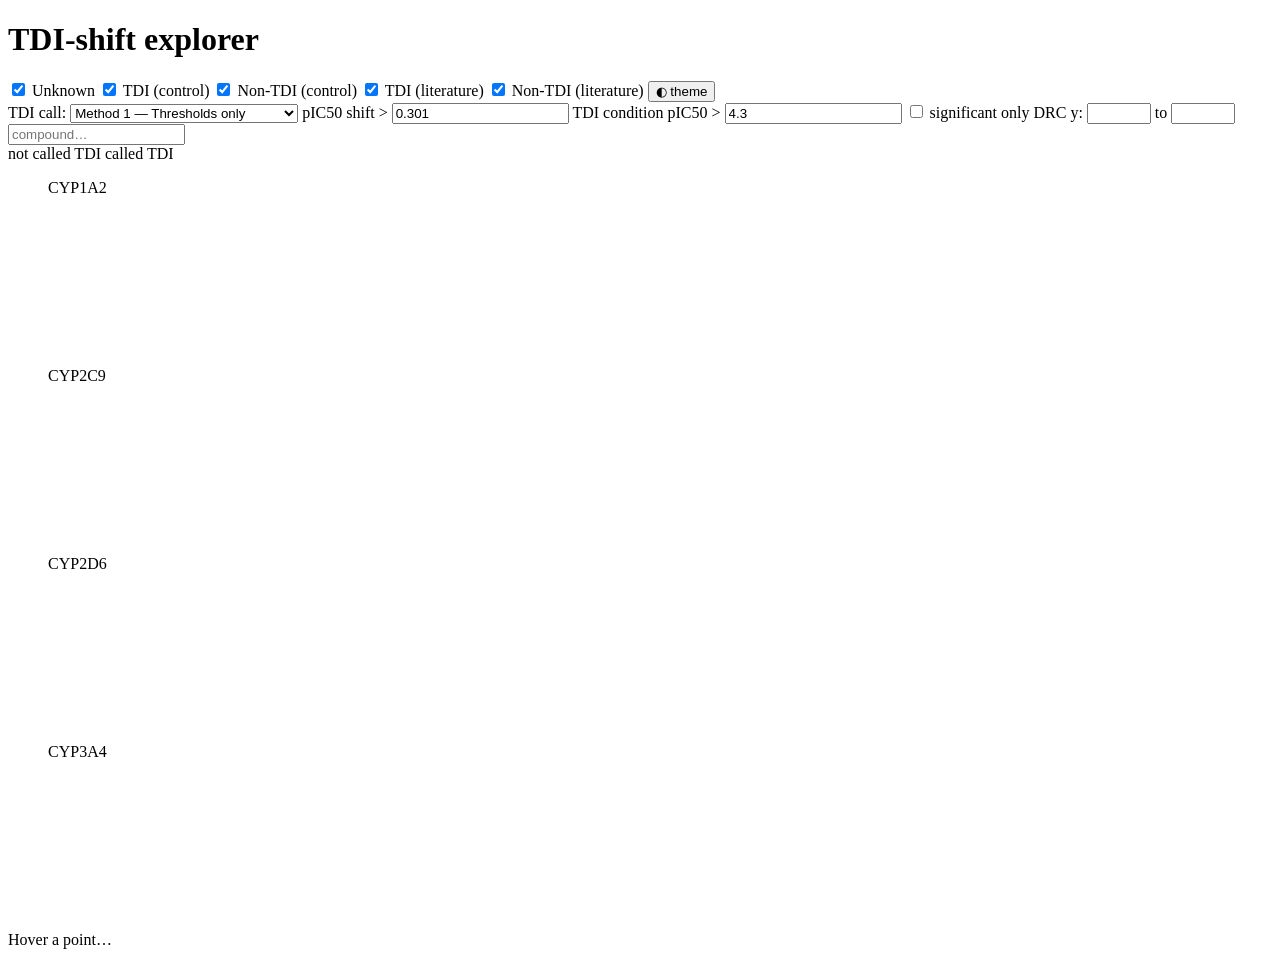
<file: src/index.template.html>
<!doctype html>
<html lang="en">
<head>
<meta charset="utf-8"><meta name="viewport" content="width=device-width, initial-scale=1">
<title>CYP TDI-shift explorer</title>
<style>/*__CSS__*/</style>
</head>
<body>
<header id="controls">
  <div class="ctl-row">
    <h1>TDI-shift explorer</h1>
    <span id="class-toggles">
      <label><input type="checkbox" class="class-toggle" value="Unknown" checked> Unknown</label>
      <label><input type="checkbox" class="class-toggle" value="TDI (control)" checked> TDI (control)</label>
      <label><input type="checkbox" class="class-toggle" value="Non-TDI (control)" checked> Non-TDI (control)</label>
      <label><input type="checkbox" class="class-toggle" value="TDI (literature)" checked> TDI (literature)</label>
      <label><input type="checkbox" class="class-toggle" value="Non-TDI (literature)" checked> Non-TDI (literature)</label>
    </span>
    <button type="button" id="theme-toggle">◐ theme</button>
  </div>
  <div class="ctl-row">
    <label>TDI call: <select id="mode-select">
      <option value="threshold" selected>Method 1 — Thresholds only</option>
      <option value="gap">Method 2 — Disjoint 95% CIs</option>
      <option value="bayes">Method 3 — Bayesian shift interval</option>
    </select></label>
    <label>pIC50 shift &gt; <input id="shift-thr" type="number" step="0.05" value="0.301"></label>
    <label>TDI condition pIC50 &gt; <input id="y-thr" type="number" step="0.1" value="4.3"></label>
    <label><input type="checkbox" id="sig-only"> significant only</label>
    <label>DRC y: <input type="number" id="drc-ymin" step="0.1" style="width:4.2em"> to <input type="number" id="drc-ymax" step="0.1" style="width:4.2em"></label>
    <input type="search" id="search" placeholder="compound…">
  </div>
  <div class="ctl-row">
    <span id="legend">
      <span class="legend-item"><i class="dot notsig"></i>not called TDI</span>
      <span class="legend-item"><i class="dot sig"></i>called TDI</span>
      <span id="class-legend"></span>
    </span>
    <span id="count"></span>
  </div>
</header>
<main>
  <section id="facets">
    <figure><figcaption>CYP1A2</figcaption><svg id="panel-CYP1A2"></svg></figure>
    <figure><figcaption>CYP2C9</figcaption><svg id="panel-CYP2C9"></svg></figure>
    <figure><figcaption>CYP2D6</figcaption><svg id="panel-CYP2D6"></svg></figure>
    <figure><figcaption>CYP3A4</figcaption><svg id="panel-CYP3A4"></svg></figure>
  </section>
  <section id="detail-region">
    <aside id="detail">
      <div id="detail-empty">Hover a point…</div>
      <div id="detail-body" hidden>
        <div id="detail-head-row">
          <div id="structure"></div>
          <div id="detail-head"></div>
        </div>
        <svg id="marginal"></svg>
        <svg id="curve-plot"></svg>
        <div id="detail-stats"></div>
        <svg id="shift-plot"></svg>
      </div>
    </aside>
  </section>
</main>
<script>/*__D3__*/</script>
<script>/*__RDKIT__*/</script>
<script>window.RDKIT_WASM_B64=/*__RDKIT_WASM_B64__*/;</script>
<script>window.FIGURE_INDEX=/*__INDEX__*/;</script>
<script>window.FIGURE_DETAIL=/*__DETAIL__*/;</script>
<script>/*__APP__*/</script>
</body>
</html>
</file>
<file: index_files/libs/quarto-html/tippy.css>
.tippy-box[data-animation=fade][data-state=hidden]{opacity:0}[data-tippy-root]{max-width:calc(100vw - 10px)}.tippy-box{position:relative;background-color:#333;color:#fff;border-radius:4px;font-size:14px;line-height:1.4;white-space:normal;outline:0;transition-property:transform,visibility,opacity}.tippy-box[data-placement^=top]>.tippy-arrow{bottom:0}.tippy-box[data-placement^=top]>.tippy-arrow:before{bottom:-7px;left:0;border-width:8px 8px 0;border-top-color:initial;transform-origin:center top}.tippy-box[data-placement^=bottom]>.tippy-arrow{top:0}.tippy-box[data-placement^=bottom]>.tippy-arrow:before{top:-7px;left:0;border-width:0 8px 8px;border-bottom-color:initial;transform-origin:center bottom}.tippy-box[data-placement^=left]>.tippy-arrow{right:0}.tippy-box[data-placement^=left]>.tippy-arrow:before{border-width:8px 0 8px 8px;border-left-color:initial;right:-7px;transform-origin:center left}.tippy-box[data-placement^=right]>.tippy-arrow{left:0}.tippy-box[data-placement^=right]>.tippy-arrow:before{left:-7px;border-width:8px 8px 8px 0;border-right-color:initial;transform-origin:center right}.tippy-box[data-inertia][data-state=visible]{transition-timing-function:cubic-bezier(.54,1.5,.38,1.11)}.tippy-arrow{width:16px;height:16px;color:#333}.tippy-arrow:before{content:"";position:absolute;border-color:transparent;border-style:solid}.tippy-content{position:relative;padding:5px 9px;z-index:1}
</file>
<file: index_files/libs/quarto-html/quarto-syntax-highlighting-64a204ab8560d761af7679ceaba22944.css>
/* quarto syntax highlight colors */
:root {
  --quarto-hl-ot-color: #003B4F;
  --quarto-hl-at-color: #657422;
  --quarto-hl-ss-color: #20794D;
  --quarto-hl-an-color: #5E5E5E;
  --quarto-hl-fu-color: #4758AB;
  --quarto-hl-st-color: #20794D;
  --quarto-hl-cf-color: #003B4F;
  --quarto-hl-op-color: #5E5E5E;
  --quarto-hl-er-color: #AD0000;
  --quarto-hl-bn-color: #AD0000;
  --quarto-hl-al-color: #AD0000;
  --quarto-hl-va-color: #111111;
  --quarto-hl-bu-color: inherit;
  --quarto-hl-ex-color: inherit;
  --quarto-hl-pp-color: #AD0000;
  --quarto-hl-in-color: #5E5E5E;
  --quarto-hl-vs-color: #20794D;
  --quarto-hl-wa-color: #5E5E5E;
  --quarto-hl-do-color: #5E5E5E;
  --quarto-hl-im-color: #00769E;
  --quarto-hl-ch-color: #20794D;
  --quarto-hl-dt-color: #AD0000;
  --quarto-hl-fl-color: #AD0000;
  --quarto-hl-co-color: #5E5E5E;
  --quarto-hl-cv-color: #5E5E5E;
  --quarto-hl-cn-color: #8f5902;
  --quarto-hl-sc-color: #5E5E5E;
  --quarto-hl-dv-color: #AD0000;
  --quarto-hl-kw-color: #003B4F;
}

/* other quarto variables */
:root {
  --quarto-font-monospace: SFMono-Regular, Menlo, Monaco, Consolas, "Liberation Mono", "Courier New", monospace;
}

/* syntax highlight based on Pandoc's rules */
pre > code.sourceCode > span {
  color: #003B4F;
}

code.sourceCode > span {
  color: #003B4F;
}

div.sourceCode,
div.sourceCode pre.sourceCode {
  color: #003B4F;
}

/* Normal */
code span {
  color: #003B4F;
}

/* Alert */
code span.al {
  color: #AD0000;
  font-style: inherit;
}

/* Annotation */
code span.an {
  color: #5E5E5E;
  font-style: inherit;
}

/* Attribute */
code span.at {
  color: #657422;
  font-style: inherit;
}

/* BaseN */
code span.bn {
  color: #AD0000;
  font-style: inherit;
}

/* BuiltIn */
code span.bu {
  font-style: inherit;
}

/* ControlFlow */
code span.cf {
  color: #003B4F;
  font-weight: bold;
  font-style: inherit;
}

/* Char */
code span.ch {
  color: #20794D;
  font-style: inherit;
}

/* Constant */
code span.cn {
  color: #8f5902;
  font-style: inherit;
}

/* Comment */
code span.co {
  color: #5E5E5E;
  font-style: inherit;
}

/* CommentVar */
code span.cv {
  color: #5E5E5E;
  font-style: italic;
}

/* Documentation */
code span.do {
  color: #5E5E5E;
  font-style: italic;
}

/* DataType */
code span.dt {
  color: #AD0000;
  font-style: inherit;
}

/* DecVal */
code span.dv {
  color: #AD0000;
  font-style: inherit;
}

/* Error */
code span.er {
  color: #AD0000;
  font-style: inherit;
}

/* Extension */
code span.ex {
  font-style: inherit;
}

/* Float */
code span.fl {
  color: #AD0000;
  font-style: inherit;
}

/* Function */
code span.fu {
  color: #4758AB;
  font-style: inherit;
}

/* Import */
code span.im {
  color: #00769E;
  font-style: inherit;
}

/* Information */
code span.in {
  color: #5E5E5E;
  font-style: inherit;
}

/* Keyword */
code span.kw {
  color: #003B4F;
  font-weight: bold;
  font-style: inherit;
}

/* Operator */
code span.op {
  color: #5E5E5E;
  font-style: inherit;
}

/* Other */
code span.ot {
  color: #003B4F;
  font-style: inherit;
}

/* Preprocessor */
code span.pp {
  color: #AD0000;
  font-style: inherit;
}

/* SpecialChar */
code span.sc {
  color: #5E5E5E;
  font-style: inherit;
}

/* SpecialString */
code span.ss {
  color: #20794D;
  font-style: inherit;
}

/* String */
code span.st {
  color: #20794D;
  font-style: inherit;
}

/* Variable */
code span.va {
  color: #111111;
  font-style: inherit;
}

/* VerbatimString */
code span.vs {
  color: #20794D;
  font-style: inherit;
}

/* Warning */
code span.wa {
  color: #5E5E5E;
  font-style: italic;
}

.prevent-inlining {
  content: "</";
}

/*# sourceMappingURL=9d8d5bb603a83b8298b89080a598c93b.css.map */
</file>
<file: index_files/libs/quarto-contrib/academicons-1.9.4/all.css>
/*
 *  Academicons 1.9.4 by James Walsh (https://github.com/jpswalsh) and Katja Bercic (https://github.com/katjabercic)
 *  Fonts generated using FontForge - https://fontforge.org
 *  Square icons designed to be used alongside Font Awesome square icons - https://fortawesome.github.io/Font-Awesome/
 *  Licenses - Font: SIL OFL 1.1, CSS: MIT License
 */
@font-face {
  font-family: 'Academicons';
  font-style: normal;
  font-weight: 400;
  font-display: block;
  src: url('1e21o67/academicons.eot');
  src: url('1e21o67/academicons.eot') format('embedded-opentype'),
    url('1e21o67/academicons.ttf') format('truetype'),
    url('1e21o67/academicons.woff') format('woff'),
    url('1e21o67/academicons.svg') format('svg');
}

.ai {
  font-family: 'Academicons';
  font-weight: 400;
  -moz-osx-font-smoothing: grayscale;
  -webkit-font-smoothing: antialiased;
  display: inline-block;
  font-style: normal;
  font-variant: normal;
  text-rendering: auto;
  line-height: 1;
}

.ai-academia:before {
  content: "\e9af";
}

.ai-academia-square:before {
  content: "\e93d";
}

.ai-acclaim:before {
  content: "\e92e";
}

.ai-acclaim-square:before {
  content: "\e93a";
}

.ai-acm:before {
  content: "\e93c";
}

.ai-acm-square:before {
  content: "\e95d";
}

.ai-acmdl:before {
  content: "\e96a";
}

.ai-acmdl-square:before {
  content: "\e9d3";
}

.ai-ads:before {
  content: "\e9cb";
}

.ai-ads-square:before {
  content: "\e94a";
}

.ai-africarxiv:before {
  content: "\e91b";
}

.ai-africarxiv-square:before {
  content: "\e90b";
}

.ai-archive:before {
  content: "\e955";
}

.ai-archive-square:before {
  content: "\e956";
}

.ai-arxiv:before {
  content: "\e974";
}

.ai-arxiv-square:before {
  content: "\e9a6";
}

.ai-biorxiv:before {
  content: "\e9a2";
}

.ai-biorxiv-square:before {
  content: "\e98b";
}

.ai-ceur:before {
  content: "\e96d";
}

.ai-ceur-square:before {
  content: "\e92f";
}

.ai-ciencia-vitae:before {
  content: "\e912";
}

.ai-ciencia-vitae-square:before {
  content: "\e913";
}

.ai-clarivate:before {
  content: "\e924";
}

.ai-clarivate-square:before {
  content: "\e925";
}

.ai-closed-access:before {
  content: "\e942";
}

.ai-closed-access-square:before {
  content: "\e943";
}

.ai-conversation:before {
  content: "\e94c";
}

.ai-conversation-square:before {
  content: "\e915";
}

.ai-coursera:before {
  content: "\e95f";
}

.ai-coursera-square:before {
  content: "\e97f";
}

.ai-crossref:before {
  content: "\e918";
}

.ai-crossref-square:before {
  content: "\e919";
}

.ai-cv:before {
  content: "\e9a5";
}

.ai-cv-square:before {
  content: "\e90a";
}

.ai-datacite:before {
  content: "\e91c";
}

.ai-datacite-square:before {
  content: "\e91d";
}

.ai-dataverse:before {
  content: "\e9f7";
}

.ai-dataverse-square:before {
  content: "\e9e4";
}

.ai-dblp:before {
  content: "\e94f";
}

.ai-dblp-square:before {
  content: "\e93f";
}

.ai-depsy:before {
  content: "\e97a";
}

.ai-depsy-square:before {
  content: "\e94b";
}

.ai-doi:before {
  content: "\e97e";
}

.ai-doi-square:before {
  content: "\e98f";
}

.ai-dryad:before {
  content: "\e97c";
}

.ai-dryad-square:before {
  content: "\e98c";
}

.ai-elsevier:before {
  content: "\e961";
}

.ai-elsevier-square:before {
  content: "\e910";
}

.ai-figshare:before {
  content: "\e981";
}

.ai-figshare-square:before {
  content: "\e9e7";
}

.ai-google-scholar:before {
  content: "\e9d4";
}

.ai-google-scholar-square:before {
  content: "\e9f9";
}

.ai-hal:before {
  content: "\e92c";
}

.ai-hal-square:before {
  content: "\e92d";
}

.ai-hypothesis:before {
  content: "\e95a";
}

.ai-hypothesis-square:before {
  content: "\e95b";
}

.ai-ideas-repec:before {
  content: "\e9ed";
}

.ai-ideas-repec-square:before {
  content: "\e9f8";
}

.ai-ieee:before {
  content: "\e929";
}

.ai-ieee-square:before {
  content: "\e9b9";
}

.ai-impactstory:before {
  content: "\e9cf";
}

.ai-impactstory-square:before {
  content: "\e9aa";
}

.ai-inaturalist:before {
  content: "\e900";
}

.ai-inaturalist-square:before {
  content: "\e901";
}

.ai-inpn:before {
  content: "\e902";
}

.ai-inpn-square:before {
  content: "\e903";
}

.ai-inspire:before {
  content: "\e9e9";
}

.ai-inspire-square:before {
  content: "\e9fe";
}

.ai-isidore:before {
  content: "\e936";
}

.ai-isidore-square:before {
  content: "\e954";
}

.ai-isni:before {
  content: "\e957";
}

.ai-isni-square:before {
  content: "\e958";
}

.ai-jstor:before {
  content: "\e938";
}

.ai-jstor-square:before {
  content: "\e944";
}

.ai-lattes:before {
  content: "\e9b3";
}

.ai-lattes-square:before {
  content: "\e99c";
}

.ai-mathoverflow:before {
  content: "\e9f6";
}

.ai-mathoverflow-square:before {
  content: "\e97b";
}

.ai-mendeley:before {
  content: "\e9f0";
}

.ai-mendeley-square:before {
  content: "\e9f3";
}

.ai-moodle:before {
  content: "\e907";
}

.ai-moodle-square:before {
  content: "\e908";
}

.ai-mtmt:before {
  content: "\e950";
}

.ai-mtmt-square:before {
  content: "\e951";
}

.ai-nakala:before {
  content: "\e940";
}

.ai-nakala-square:before {
  content: "\e941";
}

.ai-obp:before {
  content: "\e92a";
}

.ai-obp-square:before {
  content: "\e92b";
}

.ai-open-access:before {
  content: "\e939";
}

.ai-open-access-square:before {
  content: "\e9f4";
}

.ai-open-data:before {
  content: "\e966";
}

.ai-open-data-square:before {
  content: "\e967";
}

.ai-open-materials:before {
  content: "\e968";
}

.ai-open-materials-square:before {
  content: "\e969";
}

.ai-openedition:before {
  content: "\e946";
}

.ai-openedition-square:before {
  content: "\e947";
}

.ai-orcid:before {
  content: "\e9d9";
}

.ai-orcid-square:before {
  content: "\e9c3";
}

.ai-osf:before {
  content: "\e9ef";
}

.ai-osf-square:before {
  content: "\e931";
}

.ai-overleaf:before {
  content: "\e914";
}

.ai-overleaf-square:before {
  content: "\e98d";
}

.ai-philpapers:before {
  content: "\e98a";
}

.ai-philpapers-square:before {
  content: "\e96f";
}

.ai-piazza:before {
  content: "\e99a";
}

.ai-piazza-square:before {
  content: "\e90c";
}

.ai-preregistered:before {
  content: "\e906";
}

.ai-preregistered-square:before {
  content: "\e96b";
}

.ai-protocols:before {
  content: "\e952";
}

.ai-protocols-square:before {
  content: "\e953";
}

.ai-psyarxiv:before {
  content: "\e90e";
}

.ai-psyarxiv-square:before {
  content: "\e90f";
}

.ai-publons:before {
  content: "\e937";
}

.ai-publons-square:before {
  content: "\e94e";
}

.ai-pubmed:before {
  content: "\e99f";
}

.ai-pubmed-square:before {
  content: "\e97d";
}

.ai-pubpeer:before {
  content: "\e922";
}

.ai-pubpeer-square:before {
  content: "\e923";
}

.ai-researcherid:before {
  content: "\e91a";
}

.ai-researcherid-square:before {
  content: "\e95c";
}

.ai-researchgate:before {
  content: "\e95e";
}

.ai-researchgate-square:before {
  content: "\e99e";
}

.ai-ror:before {
  content: "\e948";
}

.ai-ror-square:before {
  content: "\e949";
}

.ai-sci-hub:before {
  content: "\e959";
}

.ai-sci-hub-square:before {
  content: "\e905";
}

.ai-scirate:before {
  content: "\e98e";
}

.ai-scirate-square:before {
  content: "\e99d";
}

.ai-scopus:before {
  content: "\e91e";
}

.ai-scopus-square:before {
  content: "\e91f";
}

.ai-semantic-scholar:before {
  content: "\e96e";
}

.ai-semantic-scholar-square:before {
  content: "\e96c";
}

.ai-springer:before {
  content: "\e928";
}

.ai-springer-square:before {
  content: "\e99b";
}

.ai-ssrn:before {
  content: "\e916";
}

.ai-ssrn-square:before {
  content: "\e917";
}

.ai-stackoverflow:before {
  content: "\e920";
}

.ai-stackoverflow-square:before {
  content: "\e921";
}

.ai-viaf:before {
  content: "\e933";
}

.ai-viaf-square:before {
  content: "\e934";
}

.ai-wiley:before {
  content: "\e926";
}

.ai-wiley-square:before {
  content: "\e927";
}

.ai-zenodo:before {
  content: "\e911";
}

.ai-zotero:before {
  content: "\e962";
}

.ai-zotero-square:before {
  content: "\e932";
}

/*  Duplication of the FontAwesome style classes using 'ai' in place of 'fa'. */
.ai-lg {
  font-size: 1.33333em;
  line-height: 0.75em;
  vertical-align: -.0667em;
}

.ai-xs {
  font-size: .75em;
}

.ai-sm {
  font-size: .875em;
}

.ai-1x {
  font-size: 1em;
}

.ai-2x {
  font-size: 2em;
}

.ai-3x {
  font-size: 3em;
}

.ai-4x {
  font-size: 4em;
}

.ai-5x {
  font-size: 5em;
}

.ai-6x {
  font-size: 6em;
}

.ai-7x {
  font-size: 7em;
}

.ai-8x {
  font-size: 8em;
}

.ai-9x {
  font-size: 9em;
}

.ai-10x {
  font-size: 10em;
}

.ai-fw {
  text-align: center;
  width: 1.25em;
}

.ai-ul {
  list-style-type: none;
  margin-left: 2.5em;
  padding-left: 0;
}

.ai-ul>li {
  position: relative;
}

.ai-li {
  left: -2em;
  position: absolute;
  text-align: center;
  width: 2em;
  line-height: inherit;
}

.ai-border {
  border: solid 0.08em #eee;
  border-radius: .1em;
  padding: .2em .25em .15em;
}

.ai-pull-left {
  float: left;
}

.ai-pull-right {
  float: right;
}

.ai.ai-pull-left {
  margin-right: .3em;
}

.ai.ai-pull-right {
  margin-right: .3em;
}

.ai-stack {
  display: inline-block;
  height: 2em;
  line-height: 2em;
  position: relative;
  vertical-align: middle;
  width: 2.5em;
}

.ai-stack-1x,
.ai-stack-2x {
  left: 0;
  position: absolute;
  text-align: center;
  width: 100%;
}

.ai-stack-1x {
  line-height: inherit;
}

.ai-stack-2x {
  font-size: 2em;
}

.ai-inverse {
  color: #fff;
}
</file>
<file: index_files/libs/quarto-contrib/academicons-1.9.4/size.css>
.ai-tiny {
  font-size: 0.5em;
}

.ai-scriptsize {
  font-size: 0.7em;
}

.ai-footnotesize {
  font-size: 0.8em;
}

.ai-small {
  font-size: 0.9em;
}

.ai-normalsize {
  font-size: 1em;
}

.ai-large {
  font-size: 1.2em;
}

.ai-Large {
  font-size: 1.5em;
}

.ai-LARGE {
  font-size: 1.75em;
}

.ai-huge {
  font-size: 2em;
}

.ai-Huge {
  font-size: 2.5em;
}

.ai-1x {
  font-size: 1em;
}

.ai-2x {
  font-size: 2em;
}

.ai-3x {
  font-size: 3em;
}

.ai-4x {
  font-size: 4em;
}

.ai-5x {
  font-size: 5em;
}

.ai-6x {
  font-size: 6em;
}

.ai-7x {
  font-size: 7em;
}

.ai-8x {
  font-size: 8em;
}

.ai-9x {
  font-size: 9em;
}

.ai-10x {
  font-size: 10em;
}

.ai-2xs {
  font-size: 0.625em;
  line-height: 0.1em;
  vertical-align: 0.225em;
}

.ai-xs {
  font-size: 0.75em;
  line-height: 0.08333em;
  vertical-align: 0.125em;
}

.ai-sm {
  font-size: 0.875em;
  line-height: 0.07143em;
  vertical-align: 0.05357em;
}

.ai-lg {
  font-size: 1.25em;
  line-height: 0.05em;
  vertical-align: -0.075em;
}

.ai-xl {
  font-size: 1.5em;
  line-height: 0.04167em;
  vertical-align: -0.125em;
}

.ai-2xl {
  font-size: 2em;
  line-height: 0.03125em;
  vertical-align: -0.1875em;
}
</file>
